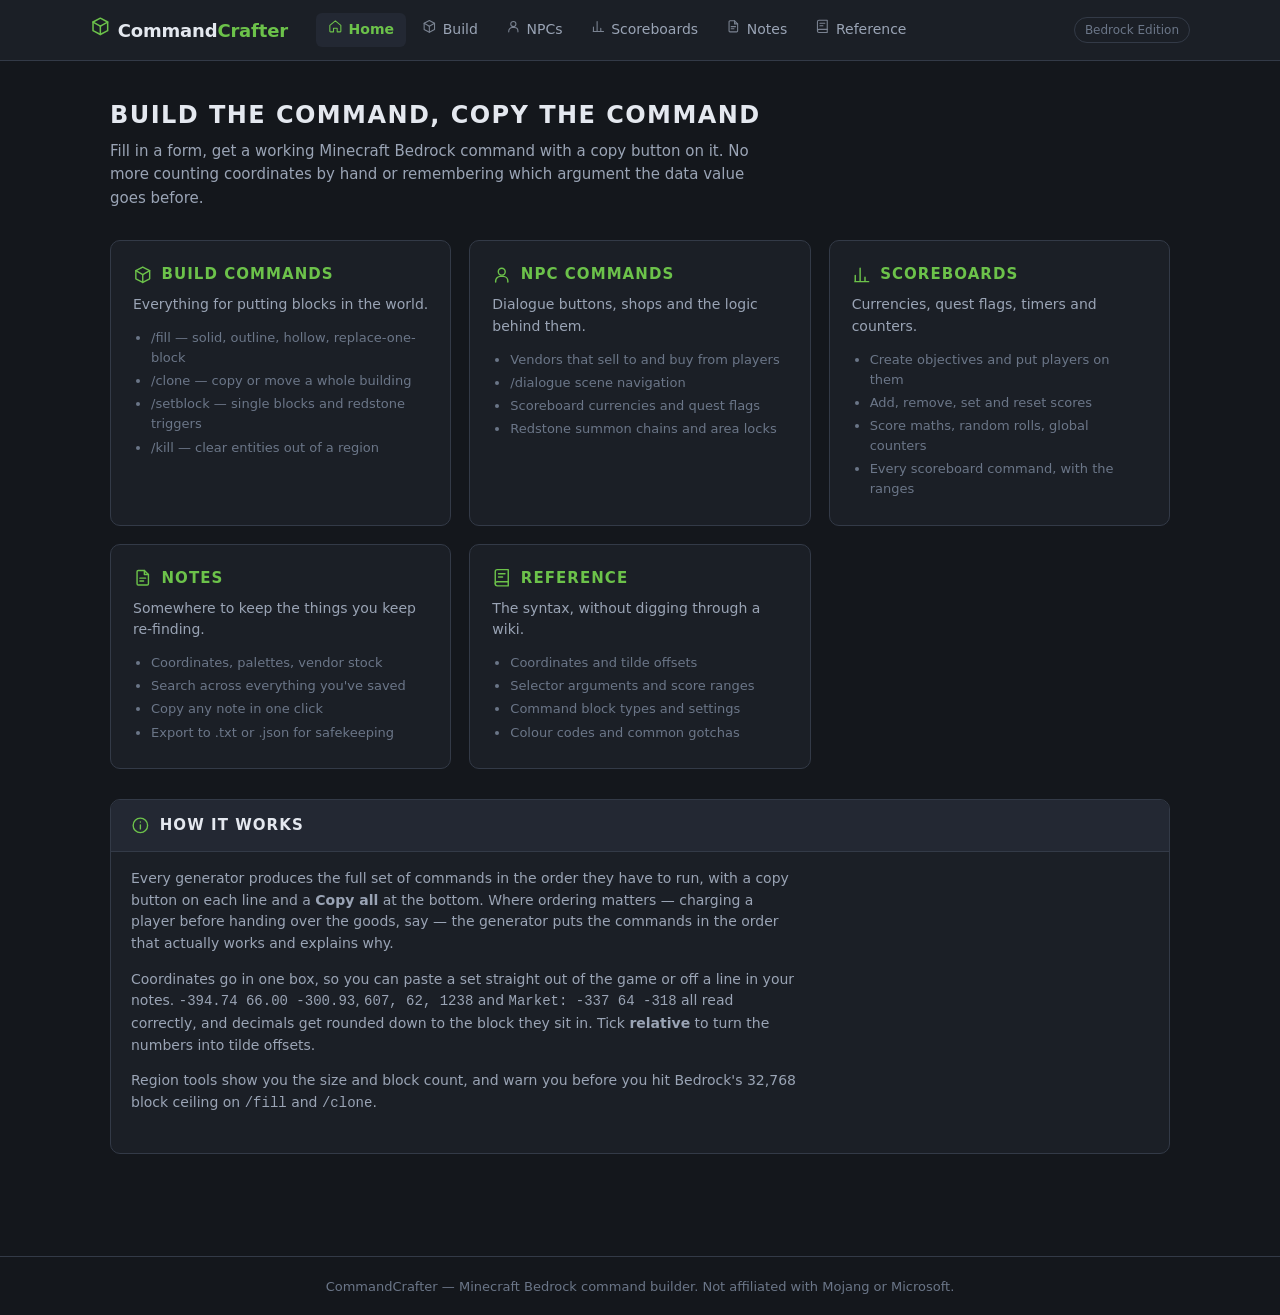
<file: index.html>
<!DOCTYPE html>
<html lang="en">
<head>
<meta charset="utf-8">
<meta name="viewport" content="width=device-width, initial-scale=1">
<title>CommandCrafter — Minecraft Bedrock command builder</title>
<link rel="icon" href="assets/favicon.svg" type="image/svg+xml">
<link rel="stylesheet" href="assets/css/style.css">
</head>
<body>

<header class="site-header">
  <div class="inner">
    <a class="brand" href="index.html"><span data-icon="cube"></span>Command<span>Crafter</span></a>
    <nav class="site-nav">
      <a href="index.html"><span data-icon="home"></span>Home</a>
      <a href="build.html"><span data-icon="cube"></span>Build</a>
      <a href="npc.html"><span data-icon="npc"></span>NPCs</a>
      <a href="scoreboard.html"><span data-icon="chart"></span>Scoreboards</a>
      <a href="notes.html"><span data-icon="note"></span>Notes</a>
      <a href="reference.html"><span data-icon="book"></span>Reference</a>
    </nav>
    <span class="edition-badge">Bedrock Edition</span>
  </div>
</header>

<main>
  <h1 class="page-title">Build the command, copy the command</h1>
  <p class="page-intro">
    Fill in a form, get a working Minecraft Bedrock command with a copy button on it.
    No more counting coordinates by hand or remembering which argument the data
    value goes before.
  </p>

  <div class="card-grid">
    <a class="card" href="build.html">
      <h3><span data-icon="cube"></span>Build commands</h3>
      <p>Everything for putting blocks in the world.</p>
      <ul>
        <li>/fill — solid, outline, hollow, replace-one-block</li>
        <li>/clone — copy or move a whole building</li>
        <li>/setblock — single blocks and redstone triggers</li>
        <li>/kill — clear entities out of a region</li>
      </ul>
    </a>

    <a class="card" href="npc.html">
      <h3><span data-icon="npc"></span>NPC commands</h3>
      <p>Dialogue buttons, shops and the logic behind them.</p>
      <ul>
        <li>Vendors that sell to and buy from players</li>
        <li>/dialogue scene navigation</li>
        <li>Scoreboard currencies and quest flags</li>
        <li>Redstone summon chains and area locks</li>
      </ul>
    </a>

    <a class="card" href="scoreboard.html">
      <h3><span data-icon="chart"></span>Scoreboards</h3>
      <p>Currencies, quest flags, timers and counters.</p>
      <ul>
        <li>Create objectives and put players on them</li>
        <li>Add, remove, set and reset scores</li>
        <li>Score maths, random rolls, global counters</li>
        <li>Every scoreboard command, with the ranges</li>
      </ul>
    </a>

    <a class="card" href="notes.html">
      <h3><span data-icon="note"></span>Notes</h3>
      <p>Somewhere to keep the things you keep re-finding.</p>
      <ul>
        <li>Coordinates, palettes, vendor stock</li>
        <li>Search across everything you've saved</li>
        <li>Copy any note in one click</li>
        <li>Export to .txt or .json for safekeeping</li>
      </ul>
    </a>

    <a class="card" href="reference.html">
      <h3><span data-icon="book"></span>Reference</h3>
      <p>The syntax, without digging through a wiki.</p>
      <ul>
        <li>Coordinates and tilde offsets</li>
        <li>Selector arguments and score ranges</li>
        <li>Command block types and settings</li>
        <li>Colour codes and common gotchas</li>
      </ul>
    </a>
  </div>

  <section class="tool">
    <h2><span data-icon="info"></span>How it works</h2>
    <div class="tool-body">
      <p class="tool-desc">
        Every generator produces the full set of commands in the order they have to
        run, with a copy button on each line and a <strong>Copy all</strong> at the
        bottom. Where ordering matters — charging a player before handing over the
        goods, say — the generator puts the commands in the order that actually works
        and explains why.
      </p>
      <p class="tool-desc">
        Coordinates go in one box, so you can paste a set straight out of the game
        or off a line in your notes. <code>-394.74 66.00 -300.93</code>,
        <code>607, 62, 1238</code> and <code>Market: -337 64 -318</code> all read
        correctly, and decimals get rounded down to the block they sit in. Tick
        <strong>relative</strong> to turn the numbers into tilde offsets.
      </p>
      <p class="tool-desc">
        Region tools show you the size and block count, and warn you before you hit
        Bedrock's 32,768 block ceiling on <code>/fill</code> and <code>/clone</code>.
      </p>
    </div>
  </section>
</main>

<footer class="site-footer">
  CommandCrafter — Minecraft Bedrock command builder.
  Not affiliated with Mojang or Microsoft.
</footer>

<script src="assets/js/icons.js"></script>
<script src="assets/js/data.js"></script>
<script src="assets/js/common.js"></script>
</body>
</html>
</file>
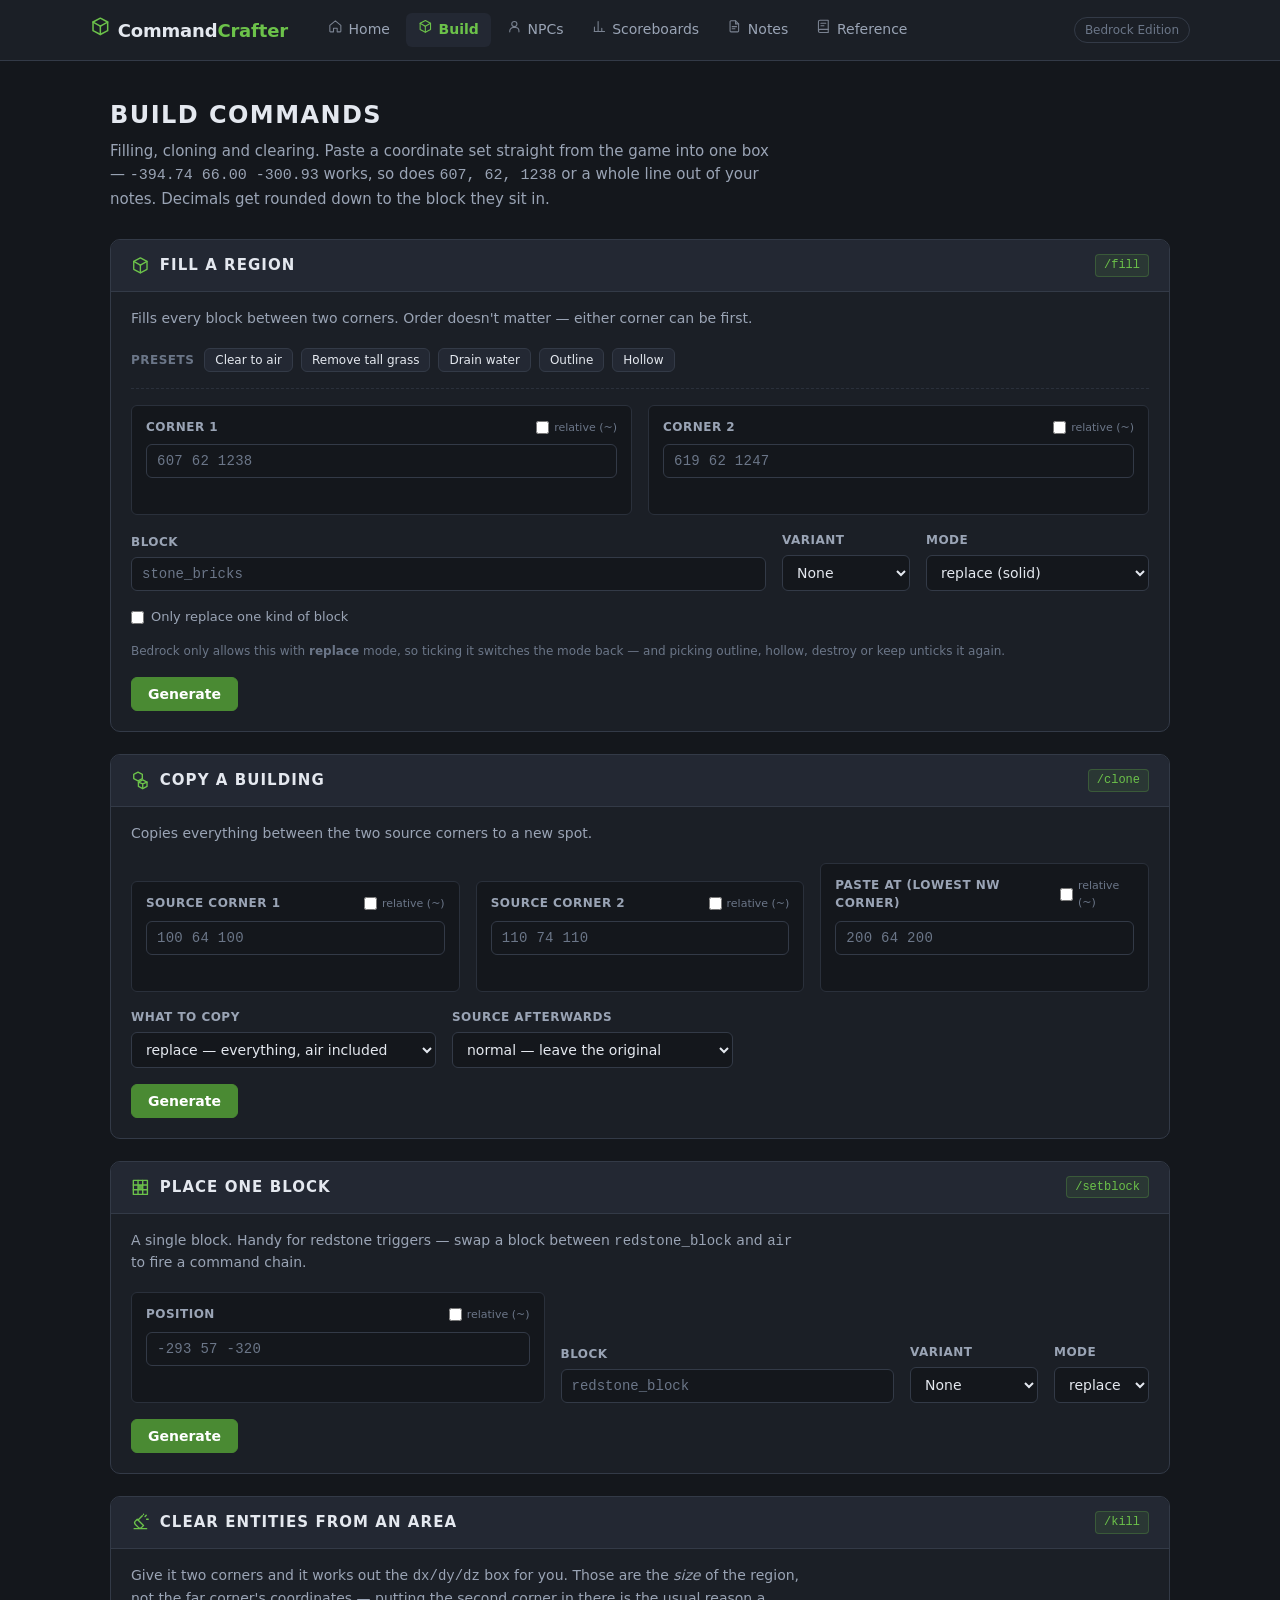
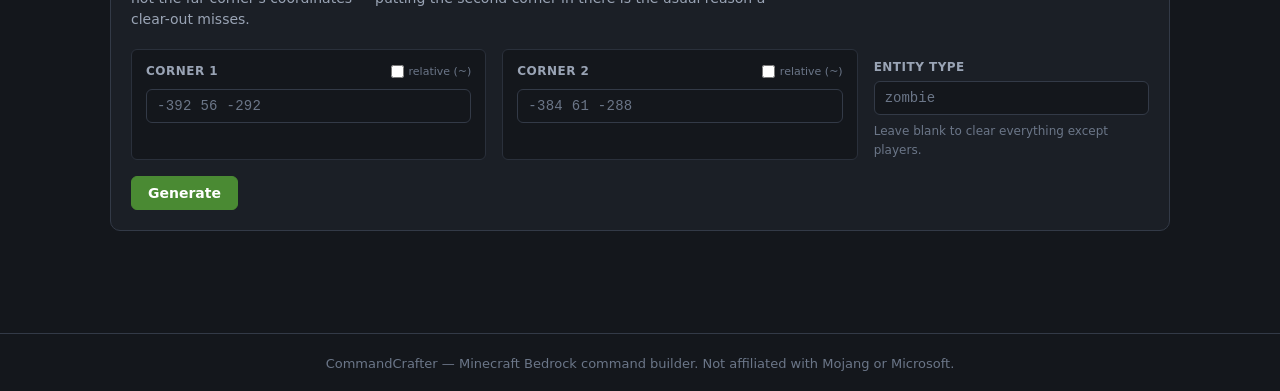
<file: build.html>
<!DOCTYPE html>
<html lang="en">
<head>
<meta charset="utf-8">
<meta name="viewport" content="width=device-width, initial-scale=1">
<title>Build Commands — CommandCrafter</title>
<link rel="icon" href="assets/favicon.svg" type="image/svg+xml">
<link rel="stylesheet" href="assets/css/style.css">
</head>
<body>

<header class="site-header">
  <div class="inner">
    <a class="brand" href="index.html"><span data-icon="cube"></span>Command<span>Crafter</span></a>
    <nav class="site-nav">
      <a href="index.html"><span data-icon="home"></span>Home</a>
      <a href="build.html"><span data-icon="cube"></span>Build</a>
      <a href="npc.html"><span data-icon="npc"></span>NPCs</a>
      <a href="scoreboard.html"><span data-icon="chart"></span>Scoreboards</a>
      <a href="notes.html"><span data-icon="note"></span>Notes</a>
      <a href="reference.html"><span data-icon="book"></span>Reference</a>
    </nav>
    <span class="edition-badge">Bedrock Edition</span>
  </div>
</header>

<main>
  <h1 class="page-title">Build commands</h1>
  <p class="page-intro">
    Filling, cloning and clearing. Paste a coordinate set straight from the game
    into one box — <code>-394.74 66.00 -300.93</code> works, so does
    <code>607, 62, 1238</code> or a whole line out of your notes. Decimals get
    rounded down to the block they sit in.
  </p>

  <!-- ============================ FILL ============================ -->
  <section class="tool" id="tool-fill">
    <h2><span data-icon="cube"></span>Fill a region <span class="cmd-name">/fill</span></h2>
    <div class="tool-body">
      <p class="tool-desc">
        Fills every block between two corners. Order doesn't matter — either corner
        can be first.
      </p>

      <div class="preset-row">
        <span class="preset-label">Presets</span>
        <button type="button" class="small" data-fill-preset="air">Clear to air</button>
        <button type="button" class="small" data-fill-preset="grass">Remove tall grass</button>
        <button type="button" class="small" data-fill-preset="water">Drain water</button>
        <button type="button" class="small" data-fill-preset="outline">Outline</button>
        <button type="button" class="small" data-fill-preset="hollow">Hollow</button>
      </div>

      <div class="field-row">
        <div class="coord-group">
          <div class="field-label">
            <span>Corner 1</span>
            <label class="rel-toggle"><input type="checkbox" id="fill-from-rel"> relative (~)</label>
          </div>
          <input type="text" class="coord-input" id="fill-from-coords"
                 placeholder="607 62 1238" autocomplete="off" spellcheck="false">
          <div class="coord-readout" id="fill-from-readout"></div>
        </div>

        <div class="coord-group">
          <div class="field-label">
            <span>Corner 2</span>
            <label class="rel-toggle"><input type="checkbox" id="fill-to-rel"> relative (~)</label>
          </div>
          <input type="text" class="coord-input" id="fill-to-coords"
                 placeholder="619 62 1247" autocomplete="off" spellcheck="false">
          <div class="coord-readout" id="fill-to-readout"></div>
        </div>
      </div>

      <div class="field-row">
        <div class="field grow">
          <label for="fill-block">Block</label>
          <input type="text" id="fill-block" list="blocks-list" placeholder="stone_bricks" autocomplete="off">
        </div>
        <div class="field">
          <label for="fill-variant">Variant</label>
          <select id="fill-variant">
            <option value="none">None</option>
            <option value="data">Data value</option>
            <option value="states">Block states</option>
          </select>
        </div>
        <div class="field" id="fill-data-field" style="display:none">
          <label for="fill-data">Data value</label>
          <input type="text" id="fill-data" placeholder="0" style="width:90px">
        </div>
        <div class="field grow" id="fill-states-field" style="display:none">
          <label for="fill-states">Block states</label>
          <input type="text" id="fill-states" placeholder='["stone_brick_type"="mossy"]'>
        </div>
        <div class="field">
          <label for="fill-mode">Mode</label>
          <select id="fill-mode">
            <option value="replace">replace (solid)</option>
            <option value="outline">outline (walls only)</option>
            <option value="hollow">hollow (walls + air inside)</option>
            <option value="destroy">destroy (drops blocks)</option>
            <option value="keep">keep (air only)</option>
          </select>
        </div>
      </div>

      <div class="field-row">
        <div class="field wide">
          <label class="check" for="fill-filter-enable">
            <input type="checkbox" id="fill-filter-enable">
            Only replace one kind of block
          </label>
          <span class="hint">
            Bedrock only allows this with <strong>replace</strong> mode, so ticking it
            switches the mode back — and picking outline, hollow, destroy or keep
            unticks it again.
          </span>
        </div>
      </div>

      <div class="field-row" id="fill-filter-fields" style="display:none">
        <div class="field grow">
          <label for="fill-filter-block">Block to replace</label>
          <input type="text" id="fill-filter-block" list="blocks-list" placeholder="tall_grass" autocomplete="off">
        </div>
        <div class="field">
          <label for="fill-filter-data">Its data value</label>
          <input type="text" id="fill-filter-data" placeholder="optional" style="width:120px">
        </div>
      </div>

      <div class="actions">
        <button type="button" class="primary" id="fill-generate">Generate</button>
      </div>

      <div class="output" id="fill-output"></div>
    </div>
  </section>

  <!-- ============================ CLONE ============================ -->
  <section class="tool" id="tool-clone">
    <h2><span data-icon="clone"></span>Copy a building <span class="cmd-name">/clone</span></h2>
    <div class="tool-body">
      <p class="tool-desc">
        Copies everything between the two source corners to a new spot.
      </p>

      <div class="field-row">
        <div class="coord-group">
          <div class="field-label">
            <span>Source corner 1</span>
            <label class="rel-toggle"><input type="checkbox" id="clone-from-rel"> relative (~)</label>
          </div>
          <input type="text" class="coord-input" id="clone-from-coords"
                 placeholder="100 64 100" autocomplete="off" spellcheck="false">
          <div class="coord-readout" id="clone-from-readout"></div>
        </div>

        <div class="coord-group">
          <div class="field-label">
            <span>Source corner 2</span>
            <label class="rel-toggle"><input type="checkbox" id="clone-to-rel"> relative (~)</label>
          </div>
          <input type="text" class="coord-input" id="clone-to-coords"
                 placeholder="110 74 110" autocomplete="off" spellcheck="false">
          <div class="coord-readout" id="clone-to-readout"></div>
        </div>

        <div class="coord-group">
          <div class="field-label">
            <span>Paste at (lowest NW corner)</span>
            <label class="rel-toggle"><input type="checkbox" id="clone-dest-rel"> relative (~)</label>
          </div>
          <input type="text" class="coord-input" id="clone-dest-coords"
                 placeholder="200 64 200" autocomplete="off" spellcheck="false">
          <div class="coord-readout" id="clone-dest-readout"></div>
        </div>
      </div>

      <div class="field-row">
        <div class="field">
          <label for="clone-mask">What to copy</label>
          <select id="clone-mask">
            <option value="replace">replace — everything, air included</option>
            <option value="masked">masked — skip air, keep what's there</option>
            <option value="filtered">filtered — one block type only</option>
          </select>
        </div>
        <div class="field">
          <label for="clone-mode">Source afterwards</label>
          <select id="clone-mode">
            <option value="normal">normal — leave the original</option>
            <option value="move">move — delete the original</option>
            <option value="force">force — allow overlapping regions</option>
          </select>
        </div>
        <div class="field grow" id="clone-filter-fields" style="display:none">
          <label for="clone-filter-block">Block to copy</label>
          <input type="text" id="clone-filter-block" list="blocks-list" placeholder="stone_bricks" autocomplete="off">
        </div>
        <div class="field" id="clone-filter-data-field">
          <label for="clone-filter-data">Data</label>
          <input type="text" id="clone-filter-data" placeholder="optional" style="width:110px">
        </div>
      </div>

      <div class="actions">
        <button type="button" class="primary" id="clone-generate">Generate</button>
      </div>

      <div class="output" id="clone-output"></div>
    </div>
  </section>

  <!-- ============================ SETBLOCK ============================ -->
  <section class="tool" id="tool-setblock">
    <h2><span data-icon="block"></span>Place one block <span class="cmd-name">/setblock</span></h2>
    <div class="tool-body">
      <p class="tool-desc">
        A single block. Handy for redstone triggers — swap a block between
        <code>redstone_block</code> and <code>air</code> to fire a command chain.
      </p>

      <div class="field-row">
        <div class="coord-group">
          <div class="field-label">
            <span>Position</span>
            <label class="rel-toggle"><input type="checkbox" id="sb-at-rel"> relative (~)</label>
          </div>
          <input type="text" class="coord-input" id="sb-at-coords"
                 placeholder="-293 57 -320" autocomplete="off" spellcheck="false">
          <div class="coord-readout" id="sb-at-readout"></div>
        </div>

        <div class="field grow">
          <label for="sb-block">Block</label>
          <input type="text" id="sb-block" list="blocks-list" placeholder="redstone_block" autocomplete="off">
        </div>
        <div class="field">
          <label for="sb-variant">Variant</label>
          <select id="sb-variant">
            <option value="none">None</option>
            <option value="data">Data value</option>
            <option value="states">Block states</option>
          </select>
        </div>
        <div class="field" id="sb-data-field" style="display:none">
          <label for="sb-data">Data</label>
          <input type="text" id="sb-data" placeholder="0" style="width:90px">
        </div>
        <div class="field grow" id="sb-states-field" style="display:none">
          <label for="sb-states">Block states</label>
          <input type="text" id="sb-states" placeholder='["direction"=0]'>
        </div>
        <div class="field">
          <label for="sb-mode">Mode</label>
          <select id="sb-mode">
            <option value="replace">replace</option>
            <option value="destroy">destroy</option>
            <option value="keep">keep</option>
          </select>
        </div>
      </div>

      <div class="actions">
        <button type="button" class="primary" id="sb-generate">Generate</button>
      </div>

      <div class="output" id="sb-output"></div>
    </div>
  </section>

  <!-- ======================= CLEAR ENTITIES ======================= -->
  <section class="tool" id="tool-clear-entities">
    <h2><span data-icon="broom"></span>Clear entities from an area <span class="cmd-name">/kill</span></h2>
    <div class="tool-body">
      <p class="tool-desc">
        Give it two corners and it works out the <code>dx/dy/dz</code> box for you.
        Those are the <em>size</em> of the region, not the far corner's coordinates —
        putting the second corner in there is the usual reason a clear-out misses.
      </p>

      <div class="field-row">
        <div class="coord-group">
          <div class="field-label">
            <span>Corner 1</span>
            <label class="rel-toggle"><input type="checkbox" id="ce-from-rel"> relative (~)</label>
          </div>
          <input type="text" class="coord-input" id="ce-from-coords"
                 placeholder="-392 56 -292" autocomplete="off" spellcheck="false">
          <div class="coord-readout" id="ce-from-readout"></div>
        </div>

        <div class="coord-group">
          <div class="field-label">
            <span>Corner 2</span>
            <label class="rel-toggle"><input type="checkbox" id="ce-to-rel"> relative (~)</label>
          </div>
          <input type="text" class="coord-input" id="ce-to-coords"
                 placeholder="-384 61 -288" autocomplete="off" spellcheck="false">
          <div class="coord-readout" id="ce-to-readout"></div>
        </div>

        <div class="field grow">
          <label for="ce-type">Entity type</label>
          <input type="text" id="ce-type" list="entities-list" placeholder="zombie" autocomplete="off">
          <span class="hint">Leave blank to clear everything except players.</span>
        </div>
      </div>

      <div class="actions">
        <button type="button" class="primary" id="ce-generate">Generate</button>
      </div>

      <div class="output" id="ce-output"></div>
    </div>
  </section>
</main>

<footer class="site-footer">
  CommandCrafter — Minecraft Bedrock command builder.
  Not affiliated with Mojang or Microsoft.
</footer>

<datalist id="blocks-list"></datalist>
<datalist id="entities-list"></datalist>

<script src="assets/js/icons.js"></script>
<script src="assets/js/data.js"></script>
<script src="assets/js/common.js"></script>
<script src="assets/js/build.js"></script>
</body>
</html>
</file>
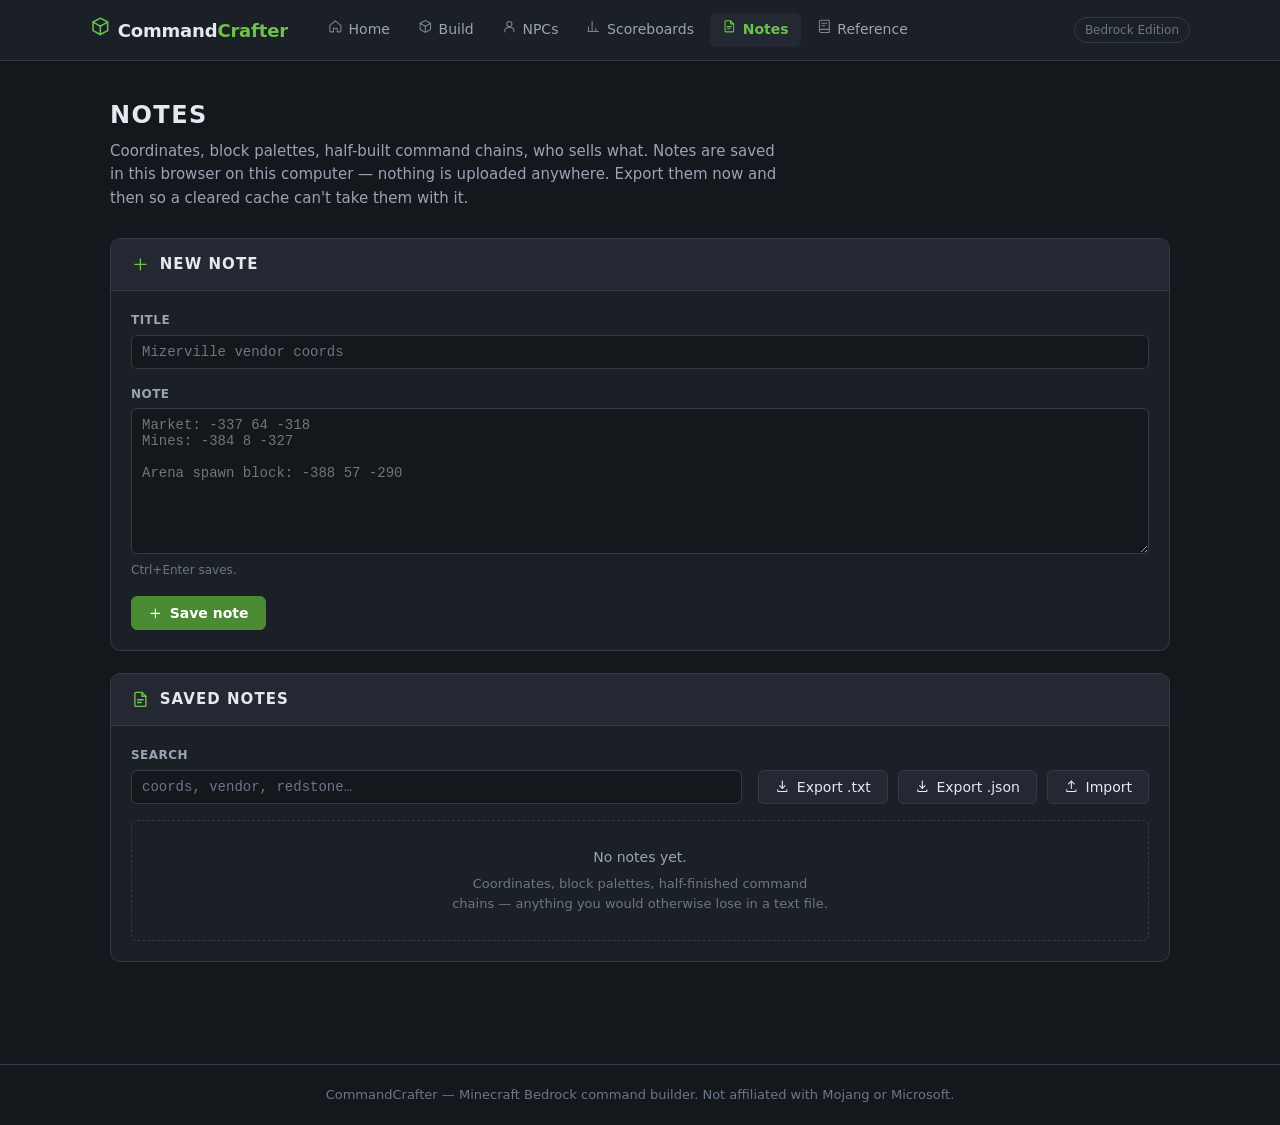
<file: notes.html>
<!DOCTYPE html>
<html lang="en">
<head>
<meta charset="utf-8">
<meta name="viewport" content="width=device-width, initial-scale=1">
<title>Notes — CommandCrafter</title>
<link rel="icon" href="assets/favicon.svg" type="image/svg+xml">
<link rel="stylesheet" href="assets/css/style.css">
</head>
<body>

<header class="site-header">
  <div class="inner">
    <a class="brand" href="index.html"><span data-icon="cube"></span>Command<span>Crafter</span></a>
    <nav class="site-nav">
      <a href="index.html"><span data-icon="home"></span>Home</a>
      <a href="build.html"><span data-icon="cube"></span>Build</a>
      <a href="npc.html"><span data-icon="npc"></span>NPCs</a>
      <a href="scoreboard.html"><span data-icon="chart"></span>Scoreboards</a>
      <a href="notes.html"><span data-icon="note"></span>Notes</a>
      <a href="reference.html"><span data-icon="book"></span>Reference</a>
    </nav>
    <span class="edition-badge">Bedrock Edition</span>
  </div>
</header>

<main>
  <h1 class="page-title">Notes</h1>
  <p class="page-intro">
    Coordinates, block palettes, half-built command chains, who sells what.
    Notes are saved in this browser on this computer — nothing is uploaded
    anywhere. Export them now and then so a cleared cache can't take them with it.
  </p>

  <div id="notes-warning"></div>

  <section class="tool" id="tool-note-editor">
    <h2><span data-icon="plus"></span>New note <span class="cmd-name" id="note-editing-label"></span></h2>
    <div class="tool-body">
      <div class="field-row">
        <div class="field wide">
          <label for="note-title">Title</label>
          <input type="text" id="note-title" placeholder="Mizerville vendor coords" autocomplete="off">
        </div>
      </div>

      <div class="field-row">
        <div class="field wide">
          <label for="note-body">Note</label>
          <textarea id="note-body" rows="8" spellcheck="false"
                    placeholder="Market: -337 64 -318&#10;Mines: -384 8 -327&#10;&#10;Arena spawn block: -388 57 -290"></textarea>
          <span class="hint">Ctrl+Enter saves.</span>
        </div>
      </div>

      <div class="actions">
        <button type="button" class="primary" id="note-save">
          <span class="icon-slot" data-icon="plus"></span><span class="btn-label">Save note</span>
        </button>
        <button type="button" id="note-cancel" style="display:none">
          <span class="btn-label">Cancel</span>
        </button>
      </div>
    </div>
  </section>

  <section class="tool" id="tool-notes-list">
    <h2><span data-icon="note"></span>Saved notes <span class="cmd-name" id="notes-count"></span></h2>
    <div class="tool-body">
      <div class="field-row">
        <div class="field grow">
          <label for="note-search">Search</label>
          <input type="text" id="note-search" placeholder="coords, vendor, redstone…" autocomplete="off">
        </div>
        <div class="actions">
          <button type="button" id="note-export-txt">
            <span class="icon-slot" data-icon="download"></span><span class="btn-label">Export .txt</span>
          </button>
          <button type="button" id="note-export-json">
            <span class="icon-slot" data-icon="download"></span><span class="btn-label">Export .json</span>
          </button>
          <button type="button" id="note-import">
            <span class="icon-slot" data-icon="upload"></span><span class="btn-label">Import</span>
          </button>
          <input type="file" id="note-import-file" accept="application/json,.json" style="display:none">
        </div>
      </div>

      <div id="notes-list" class="notes-list"></div>
    </div>
  </section>
</main>

<footer class="site-footer">
  CommandCrafter — Minecraft Bedrock command builder.
  Not affiliated with Mojang or Microsoft.
</footer>

<script src="assets/js/icons.js"></script>
<script src="assets/js/data.js"></script>
<script src="assets/js/common.js"></script>
<script src="assets/js/notes.js"></script>
</body>
</html>
</file>
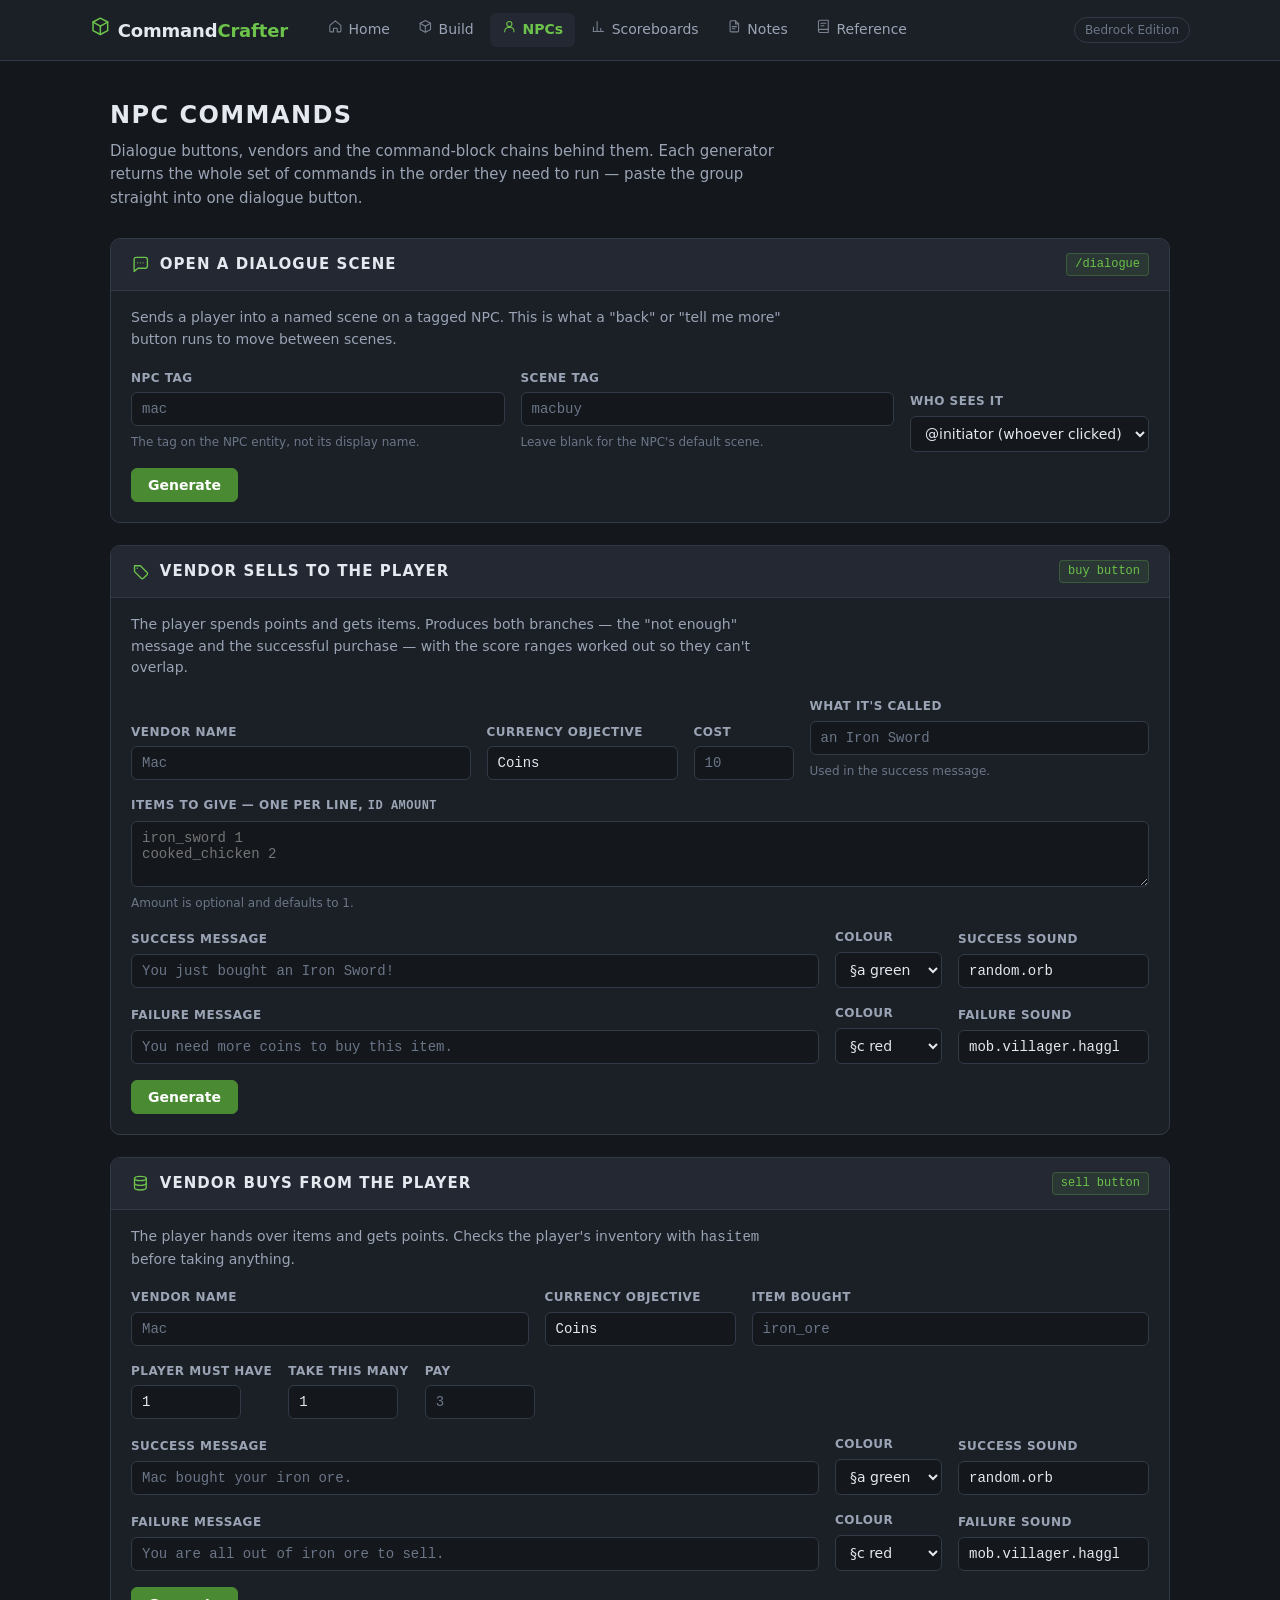
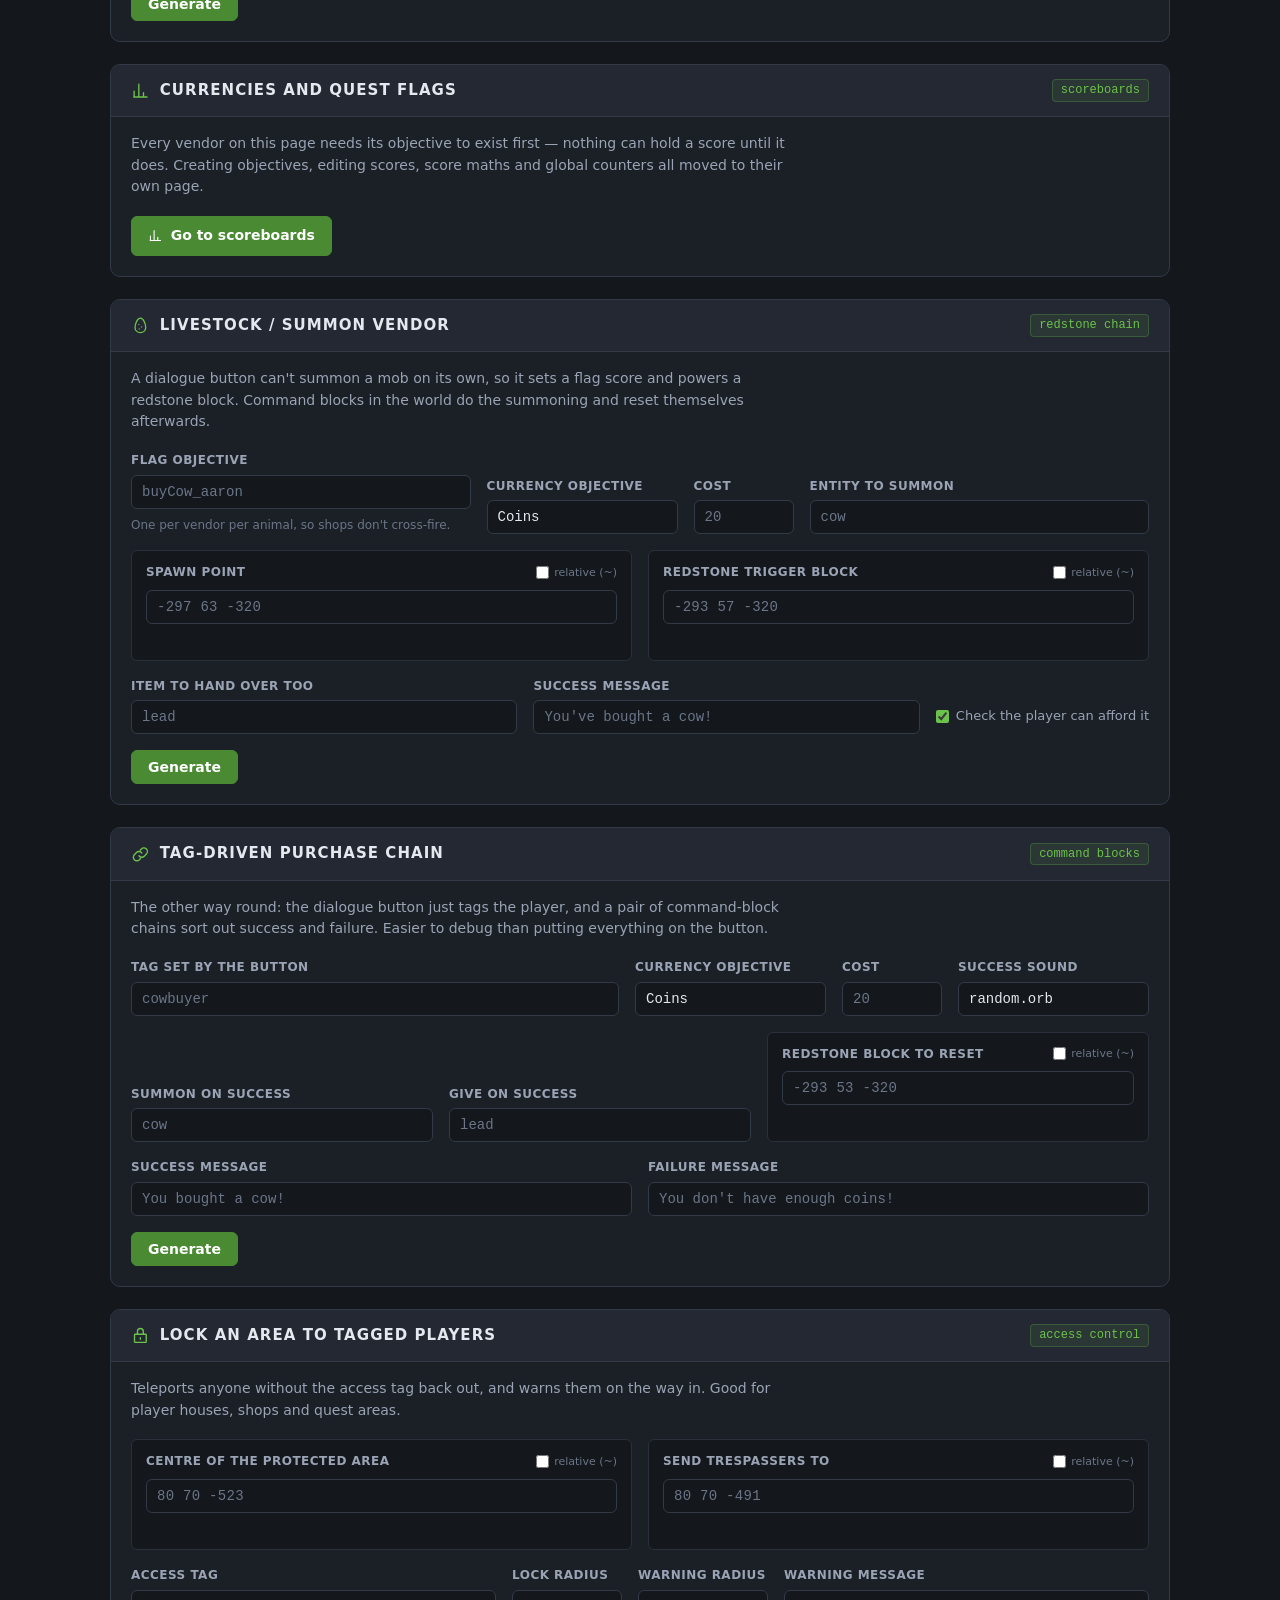
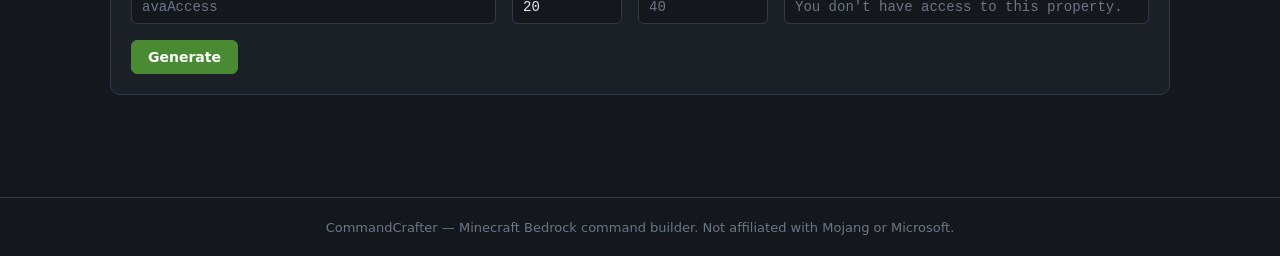
<file: npc.html>
<!DOCTYPE html>
<html lang="en">
<head>
<meta charset="utf-8">
<meta name="viewport" content="width=device-width, initial-scale=1">
<title>NPC Commands — CommandCrafter</title>
<link rel="icon" href="assets/favicon.svg" type="image/svg+xml">
<link rel="stylesheet" href="assets/css/style.css">
</head>
<body>

<header class="site-header">
  <div class="inner">
    <a class="brand" href="index.html"><span data-icon="cube"></span>Command<span>Crafter</span></a>
    <nav class="site-nav">
      <a href="index.html"><span data-icon="home"></span>Home</a>
      <a href="build.html"><span data-icon="cube"></span>Build</a>
      <a href="npc.html"><span data-icon="npc"></span>NPCs</a>
      <a href="scoreboard.html"><span data-icon="chart"></span>Scoreboards</a>
      <a href="notes.html"><span data-icon="note"></span>Notes</a>
      <a href="reference.html"><span data-icon="book"></span>Reference</a>
    </nav>
    <span class="edition-badge">Bedrock Edition</span>
  </div>
</header>

<main>
  <h1 class="page-title">NPC commands</h1>
  <p class="page-intro">
    Dialogue buttons, vendors and the command-block chains behind them. Each
    generator returns the whole set of commands in the order they need to run —
    paste the group straight into one dialogue button.
  </p>

  <!-- ============================ DIALOGUE ============================ -->
  <section class="tool" id="tool-dialogue">
    <h2><span data-icon="speech"></span>Open a dialogue scene <span class="cmd-name">/dialogue</span></h2>
    <div class="tool-body">
      <p class="tool-desc">
        Sends a player into a named scene on a tagged NPC. This is what a
        "back" or "tell me more" button runs to move between scenes.
      </p>

      <div class="field-row">
        <div class="field grow">
          <label for="dlg-tag">NPC tag</label>
          <input type="text" id="dlg-tag" placeholder="mac" autocomplete="off">
          <span class="hint">The tag on the NPC entity, not its display name.</span>
        </div>
        <div class="field grow">
          <label for="dlg-scene">Scene tag</label>
          <input type="text" id="dlg-scene" placeholder="macbuy" autocomplete="off">
          <span class="hint">Leave blank for the NPC's default scene.</span>
        </div>
        <div class="field">
          <label for="dlg-target">Who sees it</label>
          <select id="dlg-target">
            <option value="@initiator">@initiator (whoever clicked)</option>
            <option value="@p">@p (nearest player)</option>
            <option value="@a">@a (everyone)</option>
          </select>
        </div>
      </div>

      <div class="actions">
        <button type="button" class="primary" id="dlg-generate">Generate</button>
      </div>
      <div class="output" id="dlg-output"></div>
    </div>
  </section>

  <!-- ============================ SELL ============================ -->
  <section class="tool" id="tool-sell">
    <h2><span data-icon="tag"></span>Vendor sells to the player <span class="cmd-name">buy button</span></h2>
    <div class="tool-body">
      <p class="tool-desc">
        The player spends points and gets items. Produces both branches — the
        "not enough" message and the successful purchase — with the score ranges
        worked out so they can't overlap.
      </p>

      <div class="field-row">
        <div class="field grow">
          <label for="sell-vendor">Vendor name</label>
          <input type="text" id="sell-vendor" placeholder="Mac" autocomplete="off">
        </div>
        <div class="field">
          <label for="sell-score">Currency objective</label>
          <input type="text" id="sell-score" placeholder="Coins" value="Coins" autocomplete="off">
        </div>
        <div class="field">
          <label for="sell-cost">Cost</label>
          <input type="text" id="sell-cost" placeholder="10" style="width:100px">
        </div>
        <div class="field grow">
          <label for="sell-label">What it's called</label>
          <input type="text" id="sell-label" placeholder="an Iron Sword" autocomplete="off">
          <span class="hint">Used in the success message.</span>
        </div>
      </div>

      <div class="field-row">
        <div class="field wide">
          <label for="sell-items">Items to give — one per line, <code>id amount</code></label>
          <textarea id="sell-items" rows="3" placeholder="iron_sword 1
cooked_chicken 2"></textarea>
          <span class="hint">Amount is optional and defaults to 1.</span>
        </div>
      </div>

      <div class="field-row">
        <div class="field grow">
          <label for="sell-ok-msg">Success message</label>
          <input type="text" id="sell-ok-msg" placeholder="You just bought an Iron Sword!">
        </div>
        <div class="field">
          <label for="sell-ok-color">Colour</label>
          <select id="sell-ok-color">
            <option value="§a">§a green</option>
            <option value="§e">§e yellow</option>
            <option value="§6">§6 gold</option>
            <option value="§f">§f white</option>
            <option value="none">none</option>
          </select>
        </div>
        <div class="field">
          <label for="sell-ok-sound">Success sound</label>
          <input type="text" id="sell-ok-sound" list="sounds-list" value="random.orb" autocomplete="off">
        </div>
      </div>

      <div class="field-row">
        <div class="field grow">
          <label for="sell-fail-msg">Failure message</label>
          <input type="text" id="sell-fail-msg" placeholder="You need more coins to buy this item.">
        </div>
        <div class="field">
          <label for="sell-fail-color">Colour</label>
          <select id="sell-fail-color">
            <option value="§c">§c red</option>
            <option value="§e">§e yellow</option>
            <option value="§f">§f white</option>
            <option value="none">none</option>
          </select>
        </div>
        <div class="field">
          <label for="sell-fail-sound">Failure sound</label>
          <input type="text" id="sell-fail-sound" list="sounds-list" value="mob.villager.haggle" autocomplete="off">
        </div>
      </div>

      <div class="actions">
        <button type="button" class="primary" id="sell-generate">Generate</button>
      </div>
      <div class="output" id="sell-output"></div>
    </div>
  </section>

  <!-- ============================ BUY ============================ -->
  <section class="tool" id="tool-buy">
    <h2><span data-icon="coins"></span>Vendor buys from the player <span class="cmd-name">sell button</span></h2>
    <div class="tool-body">
      <p class="tool-desc">
        The player hands over items and gets points. Checks the player's
        inventory with <code>hasitem</code> before taking anything.
      </p>

      <div class="field-row">
        <div class="field grow">
          <label for="buy-vendor">Vendor name</label>
          <input type="text" id="buy-vendor" placeholder="Mac" autocomplete="off">
        </div>
        <div class="field">
          <label for="buy-score">Currency objective</label>
          <input type="text" id="buy-score" placeholder="Coins" value="Coins" autocomplete="off">
        </div>
        <div class="field grow">
          <label for="buy-item">Item bought</label>
          <input type="text" id="buy-item" list="items-list" placeholder="iron_ore" autocomplete="off">
        </div>
      </div>

      <div class="field-row">
        <div class="field">
          <label for="buy-qty">Player must have</label>
          <input type="text" id="buy-qty" value="1" style="width:110px">
        </div>
        <div class="field">
          <label for="buy-take">Take this many</label>
          <input type="text" id="buy-take" value="1" style="width:110px">
        </div>
        <div class="field">
          <label for="buy-pay">Pay</label>
          <input type="text" id="buy-pay" placeholder="3" style="width:110px">
        </div>
      </div>

      <div class="field-row">
        <div class="field grow">
          <label for="buy-ok-msg">Success message</label>
          <input type="text" id="buy-ok-msg" placeholder="Mac bought your iron ore.">
        </div>
        <div class="field">
          <label for="buy-ok-color">Colour</label>
          <select id="buy-ok-color">
            <option value="§a">§a green</option>
            <option value="§e">§e yellow</option>
            <option value="§f">§f white</option>
            <option value="none">none</option>
          </select>
        </div>
        <div class="field">
          <label for="buy-ok-sound">Success sound</label>
          <input type="text" id="buy-ok-sound" list="sounds-list" value="random.orb" autocomplete="off">
        </div>
      </div>

      <div class="field-row">
        <div class="field grow">
          <label for="buy-fail-msg">Failure message</label>
          <input type="text" id="buy-fail-msg" placeholder="You are all out of iron ore to sell.">
        </div>
        <div class="field">
          <label for="buy-fail-color">Colour</label>
          <select id="buy-fail-color">
            <option value="§c">§c red</option>
            <option value="§e">§e yellow</option>
            <option value="§f">§f white</option>
            <option value="none">none</option>
          </select>
        </div>
        <div class="field">
          <label for="buy-fail-sound">Failure sound</label>
          <input type="text" id="buy-fail-sound" list="sounds-list" value="mob.villager.haggle" autocomplete="off">
        </div>
      </div>

      <div class="actions">
        <button type="button" class="primary" id="buy-generate">Generate</button>
      </div>
      <div class="output" id="buy-output"></div>
    </div>
  </section>

  <!-- ============================ SCOREBOARD ============================ -->
  <section class="tool">
    <h2><span data-icon="chart"></span>Currencies and quest flags <span class="cmd-name">scoreboards</span></h2>
    <div class="tool-body">
      <p class="tool-desc">
        Every vendor on this page needs its objective to exist first — nothing can
        hold a score until it does. Creating objectives, editing scores, score
        maths and global counters all moved to their own page.
      </p>
      <div class="actions">
        <a class="linkbtn" href="scoreboard.html">
          <span data-icon="chart"></span>Go to scoreboards
        </a>
      </div>
    </div>
  </section>

  <!-- ======================= SUMMON SHOP ======================= -->
  <section class="tool" id="tool-summon-shop">
    <h2><span data-icon="egg"></span>Livestock / summon vendor <span class="cmd-name">redstone chain</span></h2>
    <div class="tool-body">
      <p class="tool-desc">
        A dialogue button can't summon a mob on its own, so it sets a flag score
        and powers a redstone block. Command blocks in the world do the summoning
        and reset themselves afterwards.
      </p>

      <div class="field-row">
        <div class="field grow">
          <label for="ss-flag">Flag objective</label>
          <input type="text" id="ss-flag" placeholder="buyCow_aaron" autocomplete="off">
          <span class="hint">One per vendor per animal, so shops don't cross-fire.</span>
        </div>
        <div class="field">
          <label for="ss-score">Currency objective</label>
          <input type="text" id="ss-score" value="Coins" autocomplete="off">
        </div>
        <div class="field">
          <label for="ss-cost">Cost</label>
          <input type="text" id="ss-cost" placeholder="20" style="width:100px">
        </div>
        <div class="field grow">
          <label for="ss-entity">Entity to summon</label>
          <input type="text" id="ss-entity" list="entities-list" placeholder="cow" autocomplete="off">
        </div>
      </div>

      <div class="field-row">
        <div class="coord-group">
          <div class="field-label">
            <span>Spawn point</span>
            <label class="rel-toggle"><input type="checkbox" id="ss-spawn-rel"> relative (~)</label>
          </div>
          <input type="text" class="coord-input" id="ss-spawn-coords"
                 placeholder="-297 63 -320" autocomplete="off" spellcheck="false">
          <div class="coord-readout" id="ss-spawn-readout"></div>
        </div>

        <div class="coord-group">
          <div class="field-label">
            <span>Redstone trigger block</span>
            <label class="rel-toggle"><input type="checkbox" id="ss-redstone-rel"> relative (~)</label>
          </div>
          <input type="text" class="coord-input" id="ss-redstone-coords"
                 placeholder="-293 57 -320" autocomplete="off" spellcheck="false">
          <div class="coord-readout" id="ss-redstone-readout"></div>
        </div>
      </div>

      <div class="field-row">
        <div class="field grow">
          <label for="ss-extra-item">Item to hand over too</label>
          <input type="text" id="ss-extra-item" list="items-list" placeholder="lead" autocomplete="off">
        </div>
        <div class="field grow">
          <label for="ss-ok-msg">Success message</label>
          <input type="text" id="ss-ok-msg" placeholder="You've bought a cow!">
        </div>
        <label class="check" for="ss-check-cost">
          <input type="checkbox" id="ss-check-cost" checked>
          Check the player can afford it
        </label>
      </div>

      <div class="actions">
        <button type="button" class="primary" id="ss-generate">Generate</button>
      </div>
      <div class="output" id="ss-output"></div>
    </div>
  </section>

  <!-- ======================= TAG CHAIN ======================= -->
  <section class="tool" id="tool-tag-chain">
    <h2><span data-icon="link"></span>Tag-driven purchase chain <span class="cmd-name">command blocks</span></h2>
    <div class="tool-body">
      <p class="tool-desc">
        The other way round: the dialogue button just tags the player, and a pair
        of command-block chains sort out success and failure. Easier to debug than
        putting everything on the button.
      </p>

      <div class="field-row">
        <div class="field grow">
          <label for="tc-tag">Tag set by the button</label>
          <input type="text" id="tc-tag" placeholder="cowbuyer" autocomplete="off">
        </div>
        <div class="field">
          <label for="tc-score">Currency objective</label>
          <input type="text" id="tc-score" value="Coins" autocomplete="off">
        </div>
        <div class="field">
          <label for="tc-cost">Cost</label>
          <input type="text" id="tc-cost" placeholder="20" style="width:100px">
        </div>
        <div class="field">
          <label for="tc-sound">Success sound</label>
          <input type="text" id="tc-sound" list="sounds-list" value="random.orb" autocomplete="off">
        </div>
      </div>

      <div class="field-row">
        <div class="field grow">
          <label for="tc-entity">Summon on success</label>
          <input type="text" id="tc-entity" list="entities-list" placeholder="cow" autocomplete="off">
        </div>
        <div class="field grow">
          <label for="tc-item">Give on success</label>
          <input type="text" id="tc-item" list="items-list" placeholder="lead" autocomplete="off">
        </div>
        <div class="coord-group">
          <div class="field-label">
            <span>Redstone block to reset</span>
            <label class="rel-toggle"><input type="checkbox" id="tc-reset-rel"> relative (~)</label>
          </div>
          <input type="text" class="coord-input" id="tc-reset-coords"
                 placeholder="-293 53 -320" autocomplete="off" spellcheck="false">
          <div class="coord-readout" id="tc-reset-readout"></div>
        </div>
      </div>

      <div class="field-row">
        <div class="field grow">
          <label for="tc-ok-msg">Success message</label>
          <input type="text" id="tc-ok-msg" placeholder="You bought a cow!">
        </div>
        <div class="field grow">
          <label for="tc-fail-msg">Failure message</label>
          <input type="text" id="tc-fail-msg" placeholder="You don't have enough coins!">
        </div>
      </div>

      <div class="actions">
        <button type="button" class="primary" id="tc-generate">Generate</button>
      </div>
      <div class="output" id="tc-output"></div>
    </div>
  </section>

  <!-- ======================= ACCESS LOCK ======================= -->
  <section class="tool" id="tool-access-lock">
    <h2><span data-icon="lock"></span>Lock an area to tagged players <span class="cmd-name">access control</span></h2>
    <div class="tool-body">
      <p class="tool-desc">
        Teleports anyone without the access tag back out, and warns them on the way
        in. Good for player houses, shops and quest areas.
      </p>

      <div class="field-row">
        <div class="coord-group">
          <div class="field-label">
            <span>Centre of the protected area</span>
            <label class="rel-toggle"><input type="checkbox" id="al-area-rel"> relative (~)</label>
          </div>
          <input type="text" class="coord-input" id="al-area-coords"
                 placeholder="80 70 -523" autocomplete="off" spellcheck="false">
          <div class="coord-readout" id="al-area-readout"></div>
        </div>

        <div class="coord-group">
          <div class="field-label">
            <span>Send trespassers to</span>
            <label class="rel-toggle"><input type="checkbox" id="al-send-rel"> relative (~)</label>
          </div>
          <input type="text" class="coord-input" id="al-send-coords"
                 placeholder="80 70 -491" autocomplete="off" spellcheck="false">
          <div class="coord-readout" id="al-send-readout"></div>
        </div>
      </div>

      <div class="field-row">
        <div class="field grow">
          <label for="al-tag">Access tag</label>
          <input type="text" id="al-tag" placeholder="avaAccess" autocomplete="off">
        </div>
        <div class="field">
          <label for="al-radius">Lock radius</label>
          <input type="text" id="al-radius" value="20" style="width:110px">
        </div>
        <div class="field">
          <label for="al-warn-radius">Warning radius</label>
          <input type="text" id="al-warn-radius" placeholder="40" style="width:130px">
        </div>
        <div class="field grow">
          <label for="al-msg">Warning message</label>
          <input type="text" id="al-msg" placeholder="You don't have access to this property.">
        </div>
      </div>

      <div class="actions">
        <button type="button" class="primary" id="al-generate">Generate</button>
      </div>
      <div class="output" id="al-output"></div>
    </div>
  </section>
</main>

<footer class="site-footer">
  CommandCrafter — Minecraft Bedrock command builder.
  Not affiliated with Mojang or Microsoft.
</footer>

<datalist id="items-list"></datalist>
<datalist id="entities-list"></datalist>
<datalist id="sounds-list"></datalist>

<script src="assets/js/icons.js"></script>
<script src="assets/js/data.js"></script>
<script src="assets/js/common.js"></script>
<script src="assets/js/npc.js"></script>
</body>
</html>
</file>
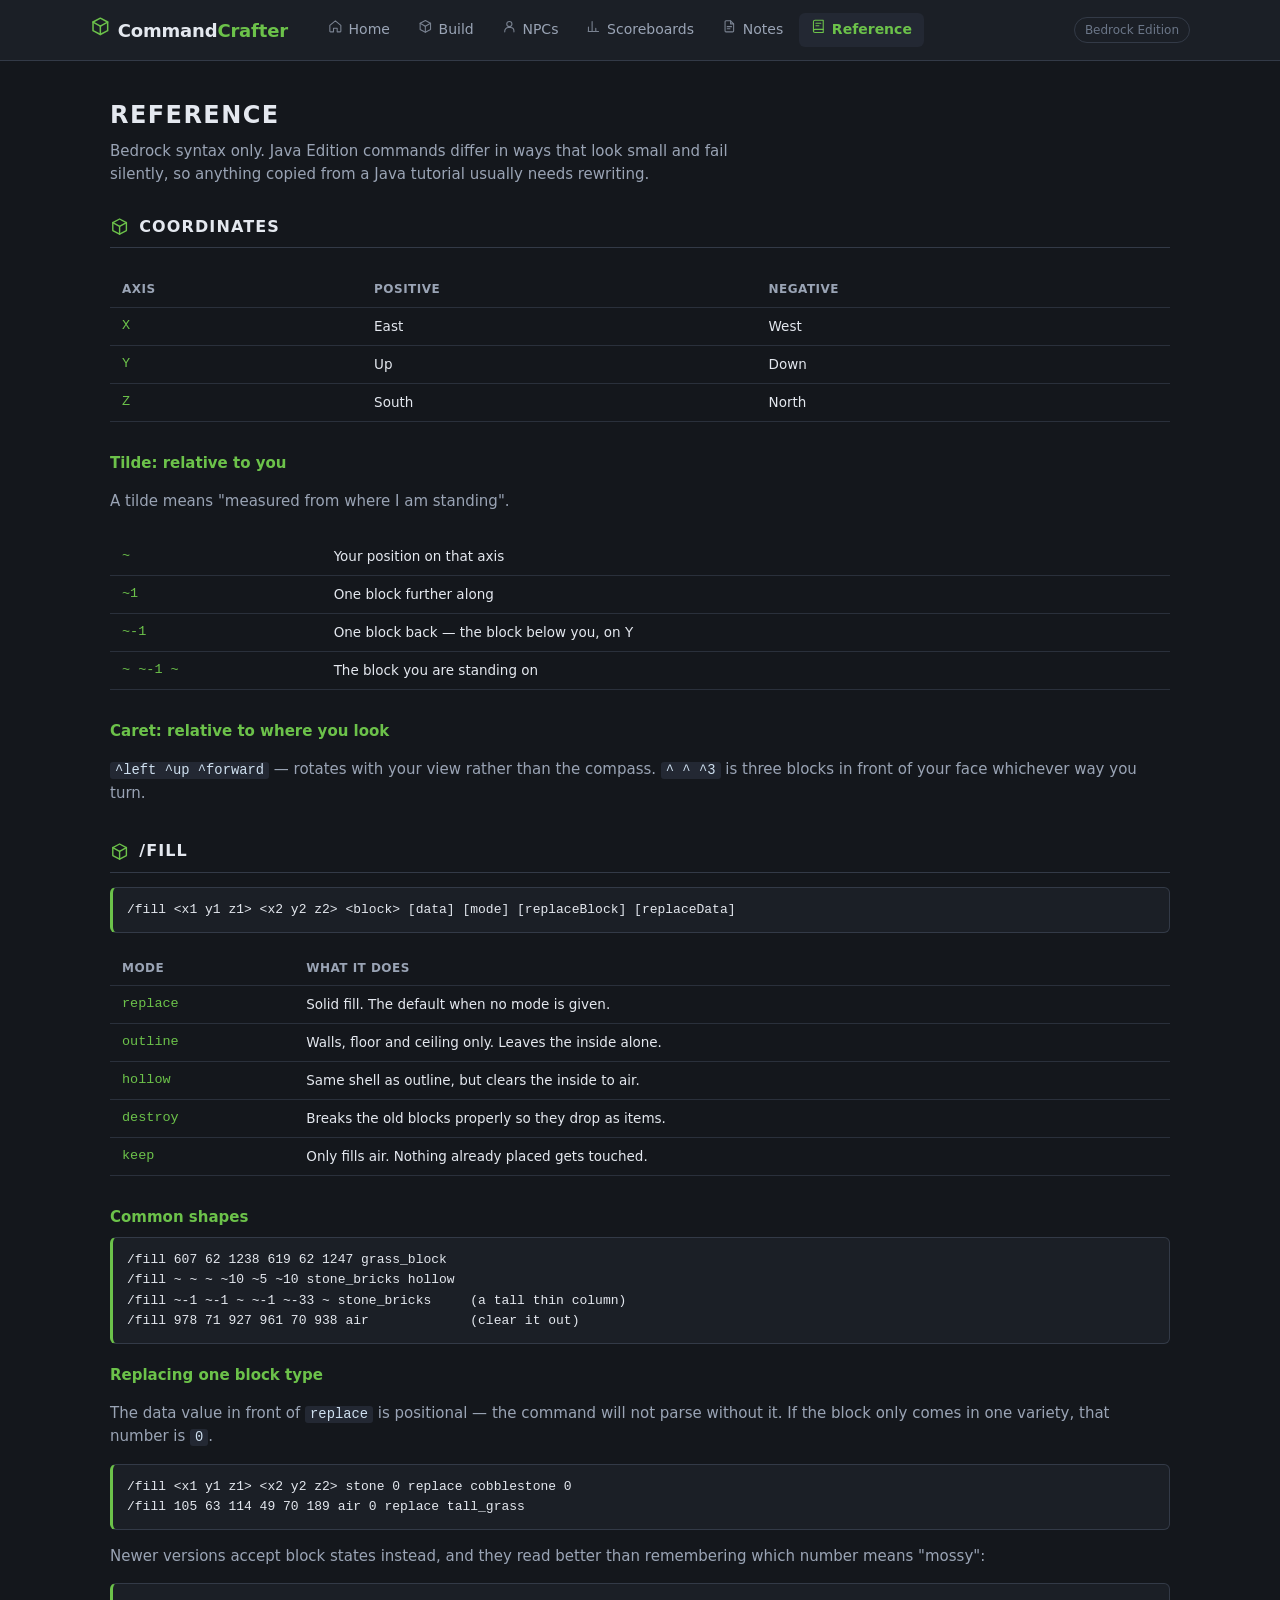
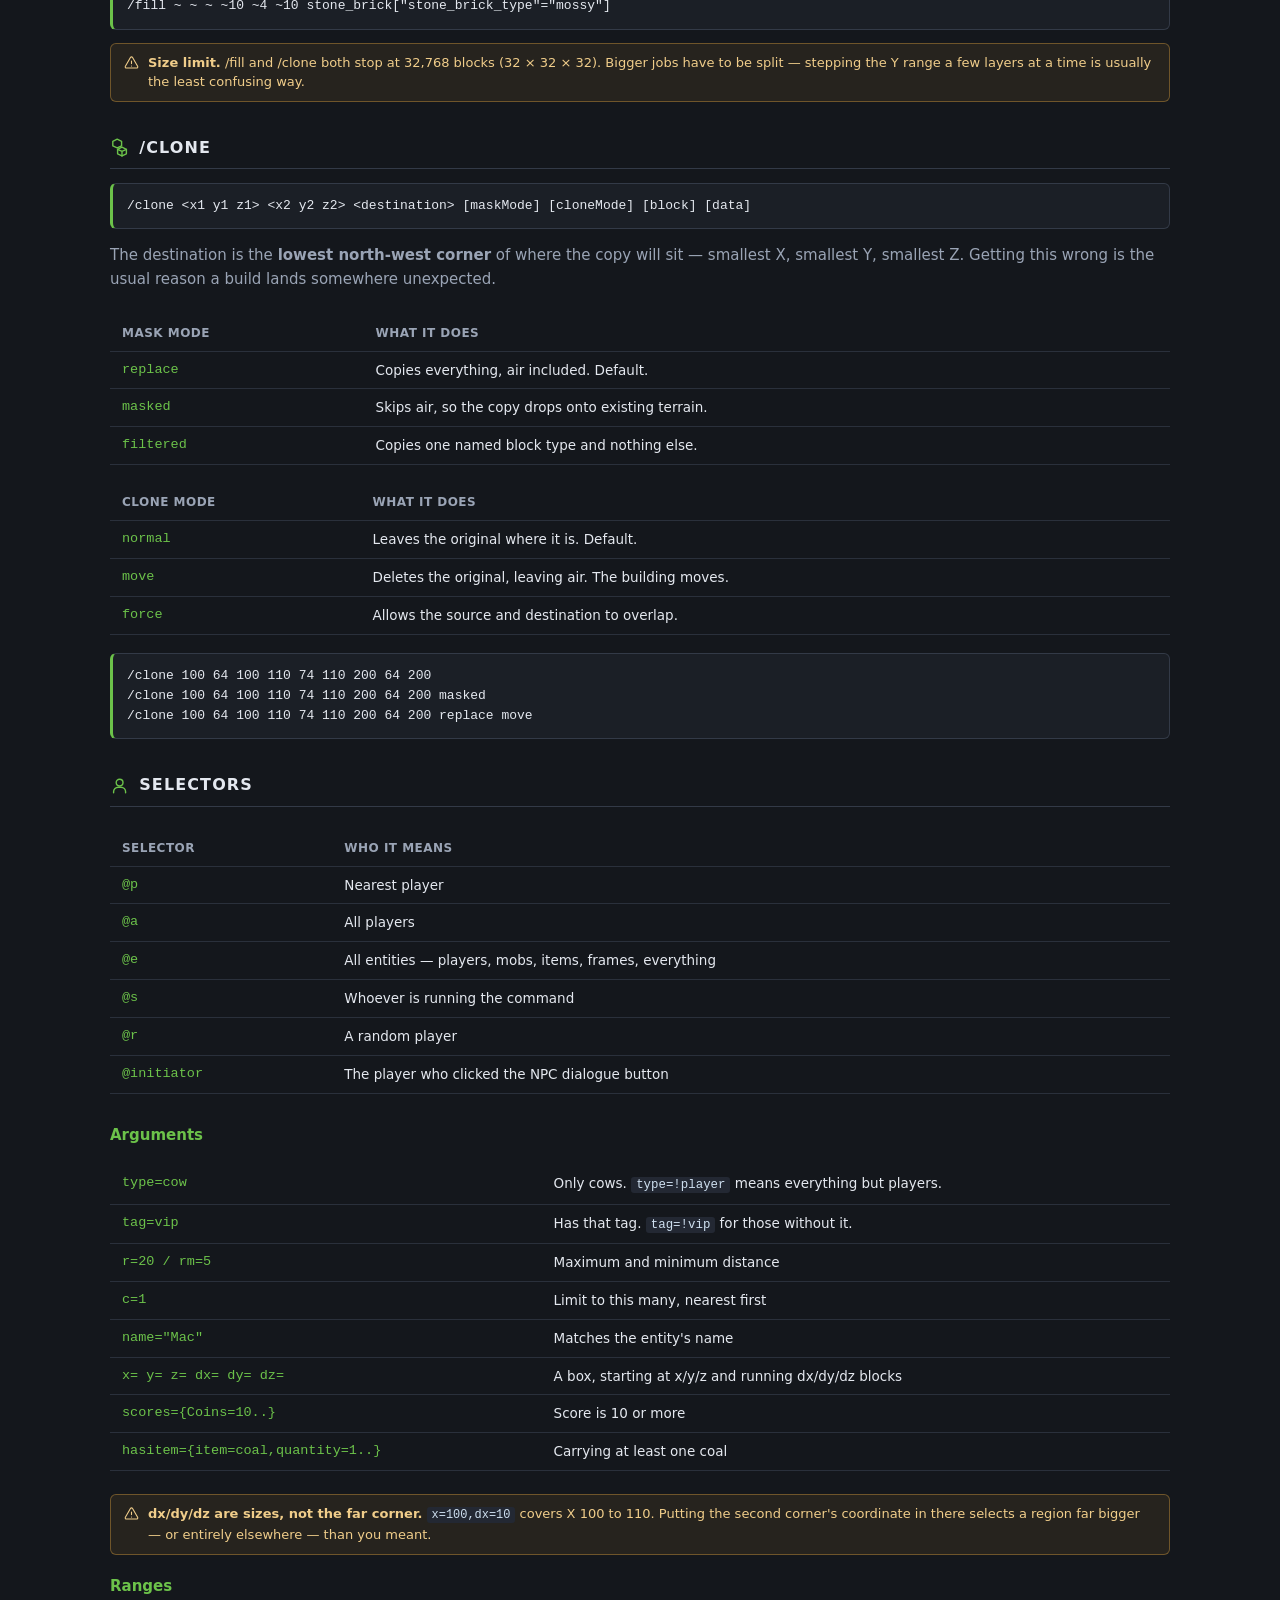
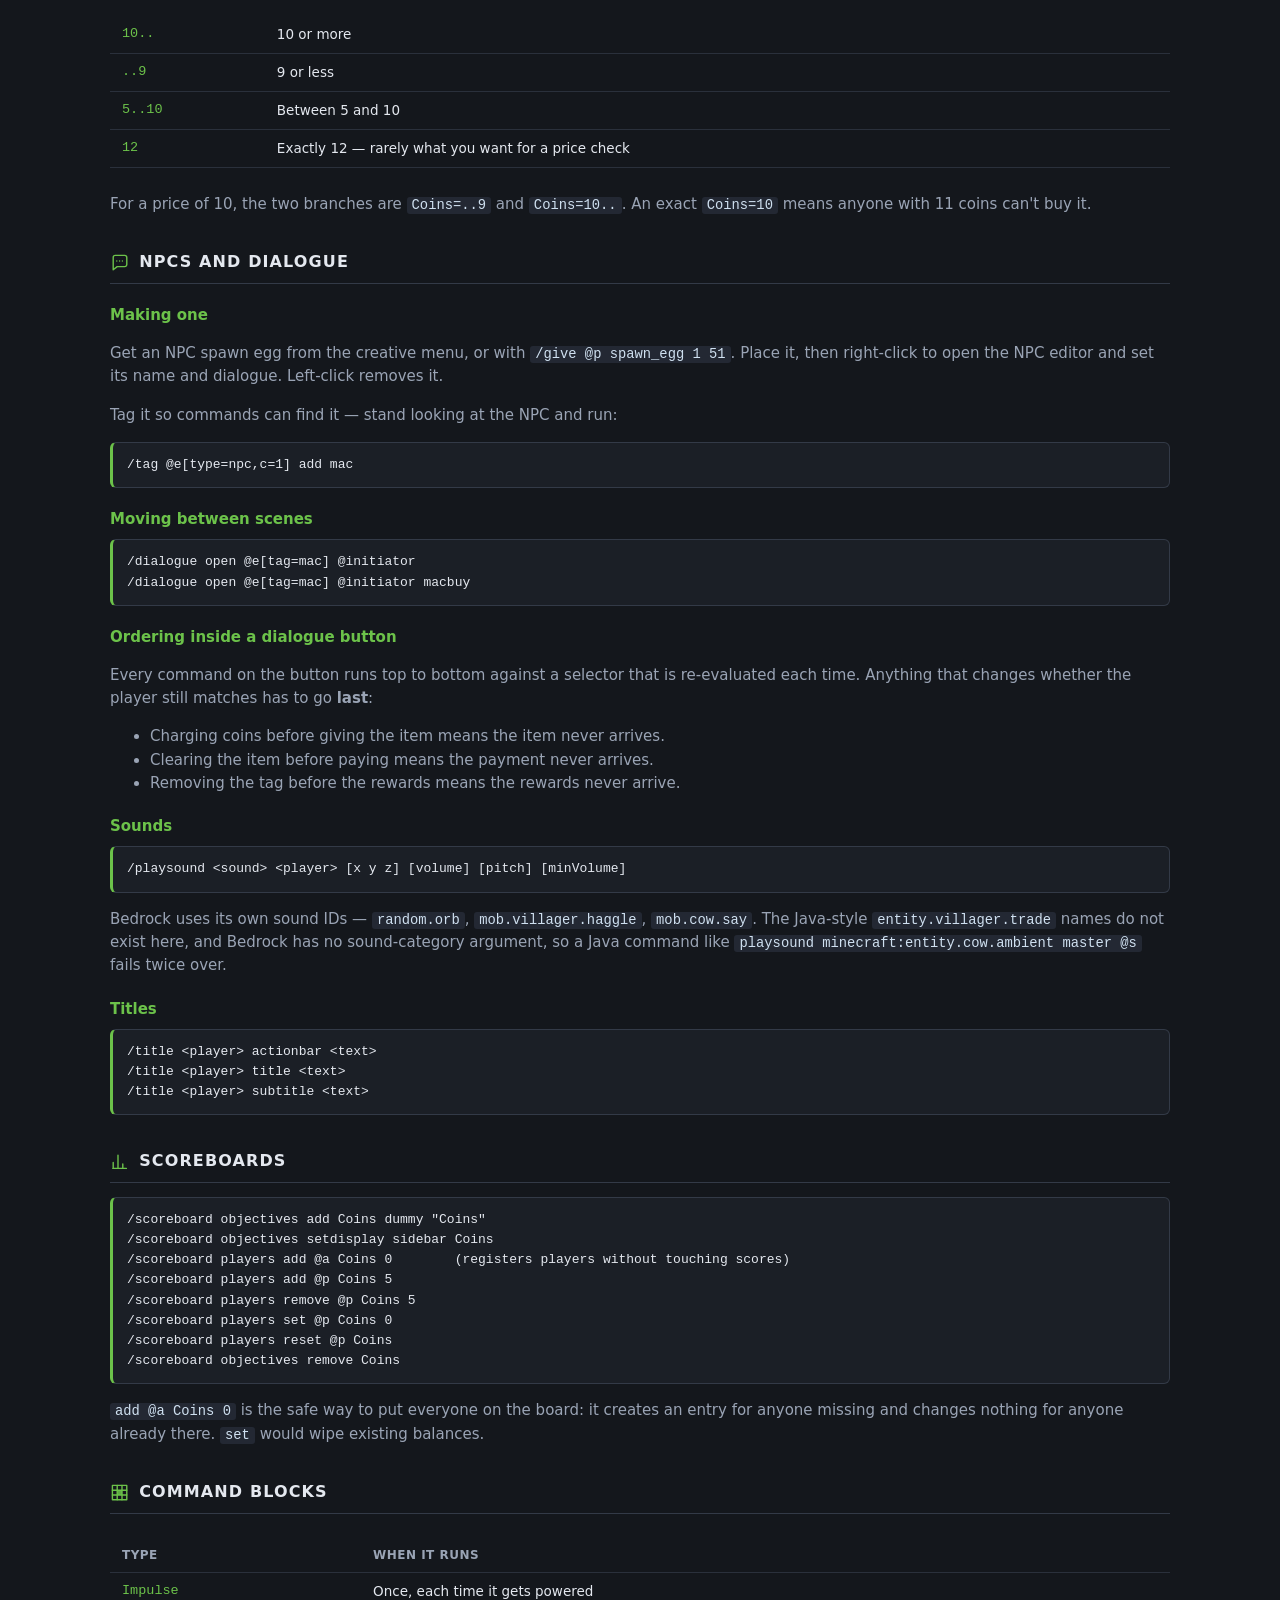
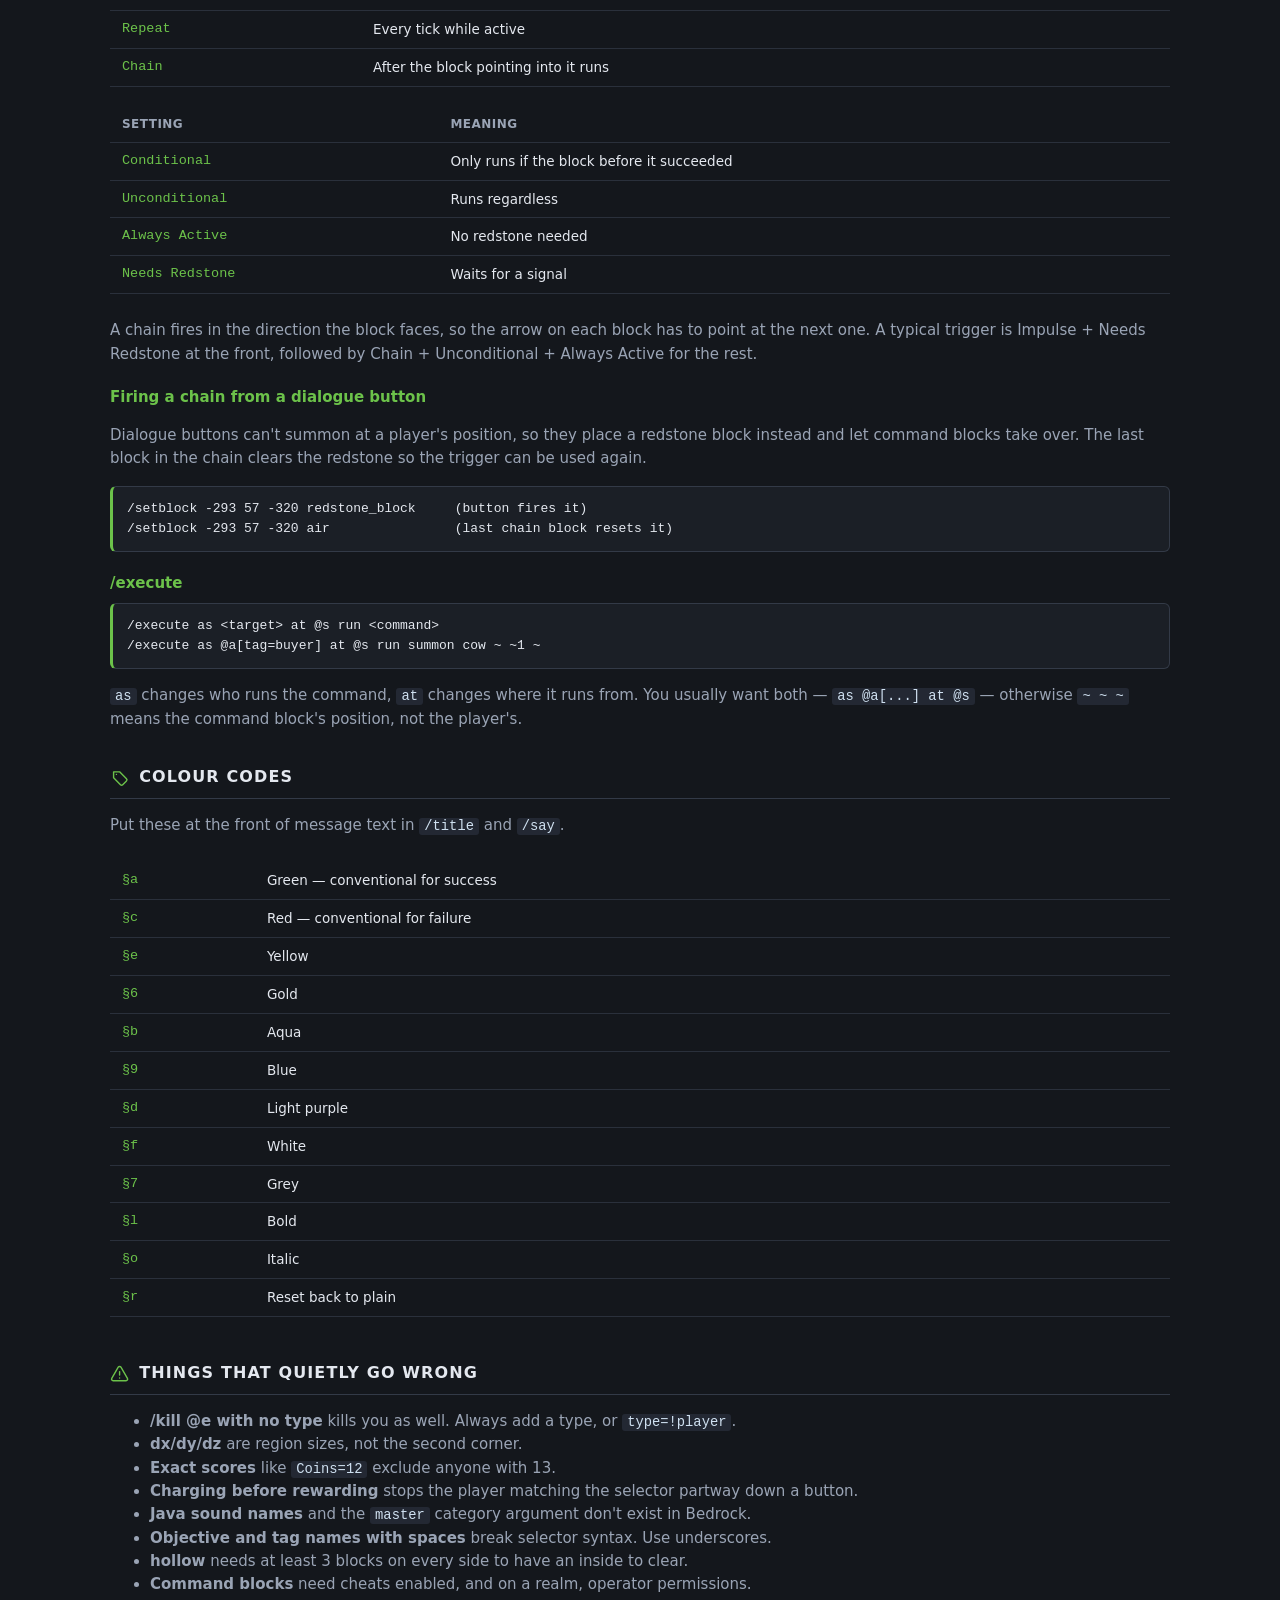
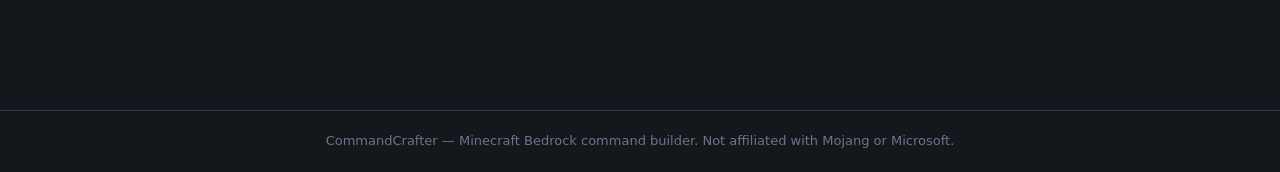
<file: reference.html>
<!DOCTYPE html>
<html lang="en">
<head>
<meta charset="utf-8">
<meta name="viewport" content="width=device-width, initial-scale=1">
<title>Reference — CommandCrafter</title>
<link rel="icon" href="assets/favicon.svg" type="image/svg+xml">
<link rel="stylesheet" href="assets/css/style.css">
</head>
<body>

<header class="site-header">
  <div class="inner">
    <a class="brand" href="index.html"><span data-icon="cube"></span>Command<span>Crafter</span></a>
    <nav class="site-nav">
      <a href="index.html"><span data-icon="home"></span>Home</a>
      <a href="build.html"><span data-icon="cube"></span>Build</a>
      <a href="npc.html"><span data-icon="npc"></span>NPCs</a>
      <a href="scoreboard.html"><span data-icon="chart"></span>Scoreboards</a>
      <a href="notes.html"><span data-icon="note"></span>Notes</a>
      <a href="reference.html"><span data-icon="book"></span>Reference</a>
    </nav>
    <span class="edition-badge">Bedrock Edition</span>
  </div>
</header>

<main>
  <h1 class="page-title">Reference</h1>
  <p class="page-intro">
    Bedrock syntax only. Java Edition commands differ in ways that look small and
    fail silently, so anything copied from a Java tutorial usually needs rewriting.
  </p>

  <!-- ---------------- coordinates ---------------- -->
  <section class="ref-section">
    <h2><span data-icon="cube"></span>Coordinates</h2>

    <div class="table-scroll">
      <table class="ref">
        <tr><th>Axis</th><th>Positive</th><th>Negative</th></tr>
        <tr><td>X</td><td>East</td><td>West</td></tr>
        <tr><td>Y</td><td>Up</td><td>Down</td></tr>
        <tr><td>Z</td><td>South</td><td>North</td></tr>
      </table>
    </div>

    <h3>Tilde: relative to you</h3>
    <p>A tilde means "measured from where I am standing".</p>
    <div class="table-scroll">
      <table class="ref">
        <tr><td>~</td><td>Your position on that axis</td></tr>
        <tr><td>~1</td><td>One block further along</td></tr>
        <tr><td>~-1</td><td>One block back — the block below you, on Y</td></tr>
        <tr><td>~ ~-1 ~</td><td>The block you are standing on</td></tr>
      </table>
    </div>

    <h3>Caret: relative to where you look</h3>
    <p>
      <code>^left ^up ^forward</code> — rotates with your view rather than the compass.
      <code>^ ^ ^3</code> is three blocks in front of your face whichever way you turn.
    </p>
  </section>

  <!-- ---------------- fill ---------------- -->
  <section class="ref-section">
    <h2><span data-icon="cube"></span>/fill</h2>

    <pre class="syntax">/fill &lt;x1 y1 z1&gt; &lt;x2 y2 z2&gt; &lt;block&gt; [data] [mode] [replaceBlock] [replaceData]</pre>

    <div class="table-scroll">
      <table class="ref">
        <tr><th>Mode</th><th>What it does</th></tr>
        <tr><td>replace</td><td>Solid fill. The default when no mode is given.</td></tr>
        <tr><td>outline</td><td>Walls, floor and ceiling only. Leaves the inside alone.</td></tr>
        <tr><td>hollow</td><td>Same shell as outline, but clears the inside to air.</td></tr>
        <tr><td>destroy</td><td>Breaks the old blocks properly so they drop as items.</td></tr>
        <tr><td>keep</td><td>Only fills air. Nothing already placed gets touched.</td></tr>
      </table>
    </div>

    <h3>Common shapes</h3>
    <pre class="syntax">/fill 607 62 1238 619 62 1247 grass_block
/fill ~ ~ ~ ~10 ~5 ~10 stone_bricks hollow
/fill ~-1 ~-1 ~ ~-1 ~-33 ~ stone_bricks     (a tall thin column)
/fill 978 71 927 961 70 938 air             (clear it out)</pre>

    <h3>Replacing one block type</h3>
    <p>
      The data value in front of <code>replace</code> is positional — the command
      will not parse without it. If the block only comes in one variety, that number
      is <code>0</code>.
    </p>
    <pre class="syntax">/fill &lt;x1 y1 z1&gt; &lt;x2 y2 z2&gt; stone 0 replace cobblestone 0
/fill 105 63 114 49 70 189 air 0 replace tall_grass</pre>
    <p>
      Newer versions accept block states instead, and they read better than
      remembering which number means "mossy":
    </p>
    <pre class="syntax">/fill ~ ~ ~ ~10 ~4 ~10 stone_brick["stone_brick_type"="mossy"]</pre>

    <p class="msg warn">
      <span data-icon="warn"></span>
      <span><strong>Size limit.</strong> /fill and /clone both stop at 32,768 blocks
      (32 × 32 × 32). Bigger jobs have to be split — stepping the Y range a few
      layers at a time is usually the least confusing way.</span>
    </p>
  </section>

  <!-- ---------------- clone ---------------- -->
  <section class="ref-section">
    <h2><span data-icon="clone"></span>/clone</h2>

    <pre class="syntax">/clone &lt;x1 y1 z1&gt; &lt;x2 y2 z2&gt; &lt;destination&gt; [maskMode] [cloneMode] [block] [data]</pre>

    <p>
      The destination is the <strong>lowest north-west corner</strong> of where the
      copy will sit — smallest X, smallest Y, smallest Z. Getting this wrong is the
      usual reason a build lands somewhere unexpected.
    </p>

    <div class="table-scroll">
      <table class="ref">
        <tr><th>Mask mode</th><th>What it does</th></tr>
        <tr><td>replace</td><td>Copies everything, air included. Default.</td></tr>
        <tr><td>masked</td><td>Skips air, so the copy drops onto existing terrain.</td></tr>
        <tr><td>filtered</td><td>Copies one named block type and nothing else.</td></tr>
      </table>
    </div>

    <div class="table-scroll">
      <table class="ref">
        <tr><th>Clone mode</th><th>What it does</th></tr>
        <tr><td>normal</td><td>Leaves the original where it is. Default.</td></tr>
        <tr><td>move</td><td>Deletes the original, leaving air. The building moves.</td></tr>
        <tr><td>force</td><td>Allows the source and destination to overlap.</td></tr>
      </table>
    </div>

    <pre class="syntax">/clone 100 64 100 110 74 110 200 64 200
/clone 100 64 100 110 74 110 200 64 200 masked
/clone 100 64 100 110 74 110 200 64 200 replace move</pre>
  </section>

  <!-- ---------------- selectors ---------------- -->
  <section class="ref-section">
    <h2><span data-icon="npc"></span>Selectors</h2>

    <div class="table-scroll">
      <table class="ref">
        <tr><th>Selector</th><th>Who it means</th></tr>
        <tr><td>@p</td><td>Nearest player</td></tr>
        <tr><td>@a</td><td>All players</td></tr>
        <tr><td>@e</td><td>All entities — players, mobs, items, frames, everything</td></tr>
        <tr><td>@s</td><td>Whoever is running the command</td></tr>
        <tr><td>@r</td><td>A random player</td></tr>
        <tr><td>@initiator</td><td>The player who clicked the NPC dialogue button</td></tr>
      </table>
    </div>

    <h3>Arguments</h3>
    <div class="table-scroll">
      <table class="ref">
        <tr><td>type=cow</td><td>Only cows. <code>type=!player</code> means everything but players.</td></tr>
        <tr><td>tag=vip</td><td>Has that tag. <code>tag=!vip</code> for those without it.</td></tr>
        <tr><td>r=20 / rm=5</td><td>Maximum and minimum distance</td></tr>
        <tr><td>c=1</td><td>Limit to this many, nearest first</td></tr>
        <tr><td>name="Mac"</td><td>Matches the entity's name</td></tr>
        <tr><td>x= y= z= dx= dy= dz=</td><td>A box, starting at x/y/z and running dx/dy/dz blocks</td></tr>
        <tr><td>scores={Coins=10..}</td><td>Score is 10 or more</td></tr>
        <tr><td>hasitem={item=coal,quantity=1..}</td><td>Carrying at least one coal</td></tr>
      </table>
    </div>

    <p class="msg warn">
      <span data-icon="warn"></span>
      <span><strong>dx/dy/dz are sizes, not the far corner.</strong>
      <code>x=100,dx=10</code> covers X 100 to 110. Putting the second corner's
      coordinate in there selects a region far bigger — or entirely elsewhere —
      than you meant.</span>
    </p>

    <h3>Ranges</h3>
    <div class="table-scroll">
      <table class="ref">
        <tr><td>10..</td><td>10 or more</td></tr>
        <tr><td>..9</td><td>9 or less</td></tr>
        <tr><td>5..10</td><td>Between 5 and 10</td></tr>
        <tr><td>12</td><td>Exactly 12 — rarely what you want for a price check</td></tr>
      </table>
    </div>
    <p>
      For a price of 10, the two branches are <code>Coins=..9</code> and
      <code>Coins=10..</code>. An exact <code>Coins=10</code> means anyone with 11
      coins can't buy it.
    </p>
  </section>

  <!-- ---------------- NPC ---------------- -->
  <section class="ref-section">
    <h2><span data-icon="speech"></span>NPCs and dialogue</h2>

    <h3>Making one</h3>
    <p>
      Get an NPC spawn egg from the creative menu, or with
      <code>/give @p spawn_egg 1 51</code>. Place it, then right-click to open the
      NPC editor and set its name and dialogue. Left-click removes it.
    </p>
    <p>Tag it so commands can find it — stand looking at the NPC and run:</p>
    <pre class="syntax">/tag @e[type=npc,c=1] add mac</pre>

    <h3>Moving between scenes</h3>
    <pre class="syntax">/dialogue open @e[tag=mac] @initiator
/dialogue open @e[tag=mac] @initiator macbuy</pre>

    <h3>Ordering inside a dialogue button</h3>
    <p>
      Every command on the button runs top to bottom against a selector that is
      re-evaluated each time. Anything that changes whether the player still matches
      has to go <strong>last</strong>:
    </p>
    <ul>
      <li>Charging coins before giving the item means the item never arrives.</li>
      <li>Clearing the item before paying means the payment never arrives.</li>
      <li>Removing the tag before the rewards means the rewards never arrive.</li>
    </ul>

    <h3>Sounds</h3>
    <pre class="syntax">/playsound &lt;sound&gt; &lt;player&gt; [x y z] [volume] [pitch] [minVolume]</pre>
    <p>
      Bedrock uses its own sound IDs — <code>random.orb</code>,
      <code>mob.villager.haggle</code>, <code>mob.cow.say</code>. The Java-style
      <code>entity.villager.trade</code> names do not exist here, and Bedrock has no
      sound-category argument, so a Java command like
      <code>playsound minecraft:entity.cow.ambient master @s</code> fails twice over.
    </p>

    <h3>Titles</h3>
    <pre class="syntax">/title &lt;player&gt; actionbar &lt;text&gt;
/title &lt;player&gt; title &lt;text&gt;
/title &lt;player&gt; subtitle &lt;text&gt;</pre>
  </section>

  <!-- ---------------- scoreboard ---------------- -->
  <section class="ref-section">
    <h2><span data-icon="chart"></span>Scoreboards</h2>

    <pre class="syntax">/scoreboard objectives add Coins dummy "Coins"
/scoreboard objectives setdisplay sidebar Coins
/scoreboard players add @a Coins 0        (registers players without touching scores)
/scoreboard players add @p Coins 5
/scoreboard players remove @p Coins 5
/scoreboard players set @p Coins 0
/scoreboard players reset @p Coins
/scoreboard objectives remove Coins</pre>

    <p>
      <code>add @a Coins 0</code> is the safe way to put everyone on the board: it
      creates an entry for anyone missing and changes nothing for anyone already
      there. <code>set</code> would wipe existing balances.
    </p>
  </section>

  <!-- ---------------- command blocks ---------------- -->
  <section class="ref-section">
    <h2><span data-icon="block"></span>Command blocks</h2>

    <div class="table-scroll">
      <table class="ref">
        <tr><th>Type</th><th>When it runs</th></tr>
        <tr><td>Impulse</td><td>Once, each time it gets powered</td></tr>
        <tr><td>Repeat</td><td>Every tick while active</td></tr>
        <tr><td>Chain</td><td>After the block pointing into it runs</td></tr>
      </table>
    </div>

    <div class="table-scroll">
      <table class="ref">
        <tr><th>Setting</th><th>Meaning</th></tr>
        <tr><td>Conditional</td><td>Only runs if the block before it succeeded</td></tr>
        <tr><td>Unconditional</td><td>Runs regardless</td></tr>
        <tr><td>Always Active</td><td>No redstone needed</td></tr>
        <tr><td>Needs Redstone</td><td>Waits for a signal</td></tr>
      </table>
    </div>

    <p>
      A chain fires in the direction the block faces, so the arrow on each block has
      to point at the next one. A typical trigger is Impulse + Needs Redstone at the
      front, followed by Chain + Unconditional + Always Active for the rest.
    </p>

    <h3>Firing a chain from a dialogue button</h3>
    <p>
      Dialogue buttons can't summon at a player's position, so they place a redstone
      block instead and let command blocks take over. The last block in the chain
      clears the redstone so the trigger can be used again.
    </p>
    <pre class="syntax">/setblock -293 57 -320 redstone_block     (button fires it)
/setblock -293 57 -320 air                (last chain block resets it)</pre>

    <h3>/execute</h3>
    <pre class="syntax">/execute as &lt;target&gt; at @s run &lt;command&gt;
/execute as @a[tag=buyer] at @s run summon cow ~ ~1 ~</pre>
    <p>
      <code>as</code> changes who runs the command, <code>at</code> changes where it
      runs from. You usually want both — <code>as @a[...] at @s</code> — otherwise
      <code>~ ~ ~</code> means the command block's position, not the player's.
    </p>
  </section>

  <!-- ---------------- colours ---------------- -->
  <section class="ref-section">
    <h2><span data-icon="tag"></span>Colour codes</h2>
    <p>Put these at the front of message text in <code>/title</code> and <code>/say</code>.</p>
    <div class="table-scroll">
      <table class="ref">
        <tr><td>§a</td><td>Green — conventional for success</td></tr>
        <tr><td>§c</td><td>Red — conventional for failure</td></tr>
        <tr><td>§e</td><td>Yellow</td></tr>
        <tr><td>§6</td><td>Gold</td></tr>
        <tr><td>§b</td><td>Aqua</td></tr>
        <tr><td>§9</td><td>Blue</td></tr>
        <tr><td>§d</td><td>Light purple</td></tr>
        <tr><td>§f</td><td>White</td></tr>
        <tr><td>§7</td><td>Grey</td></tr>
        <tr><td>§l</td><td>Bold</td></tr>
        <tr><td>§o</td><td>Italic</td></tr>
        <tr><td>§r</td><td>Reset back to plain</td></tr>
      </table>
    </div>
  </section>

  <!-- ---------------- gotchas ---------------- -->
  <section class="ref-section">
    <h2><span data-icon="warn"></span>Things that quietly go wrong</h2>
    <ul>
      <li><strong>/kill @e with no type</strong> kills you as well. Always add a type, or <code>type=!player</code>.</li>
      <li><strong>dx/dy/dz</strong> are region sizes, not the second corner.</li>
      <li><strong>Exact scores</strong> like <code>Coins=12</code> exclude anyone with 13.</li>
      <li><strong>Charging before rewarding</strong> stops the player matching the selector partway down a button.</li>
      <li><strong>Java sound names</strong> and the <code>master</code> category argument don't exist in Bedrock.</li>
      <li><strong>Objective and tag names with spaces</strong> break selector syntax. Use underscores.</li>
      <li><strong>hollow</strong> needs at least 3 blocks on every side to have an inside to clear.</li>
      <li><strong>Command blocks</strong> need cheats enabled, and on a realm, operator permissions.</li>
    </ul>
  </section>
</main>

<footer class="site-footer">
  CommandCrafter — Minecraft Bedrock command builder.
  Not affiliated with Mojang or Microsoft.
</footer>

<script src="assets/js/icons.js"></script>
<script src="assets/js/data.js"></script>
<script src="assets/js/common.js"></script>
</body>
</html>
</file>
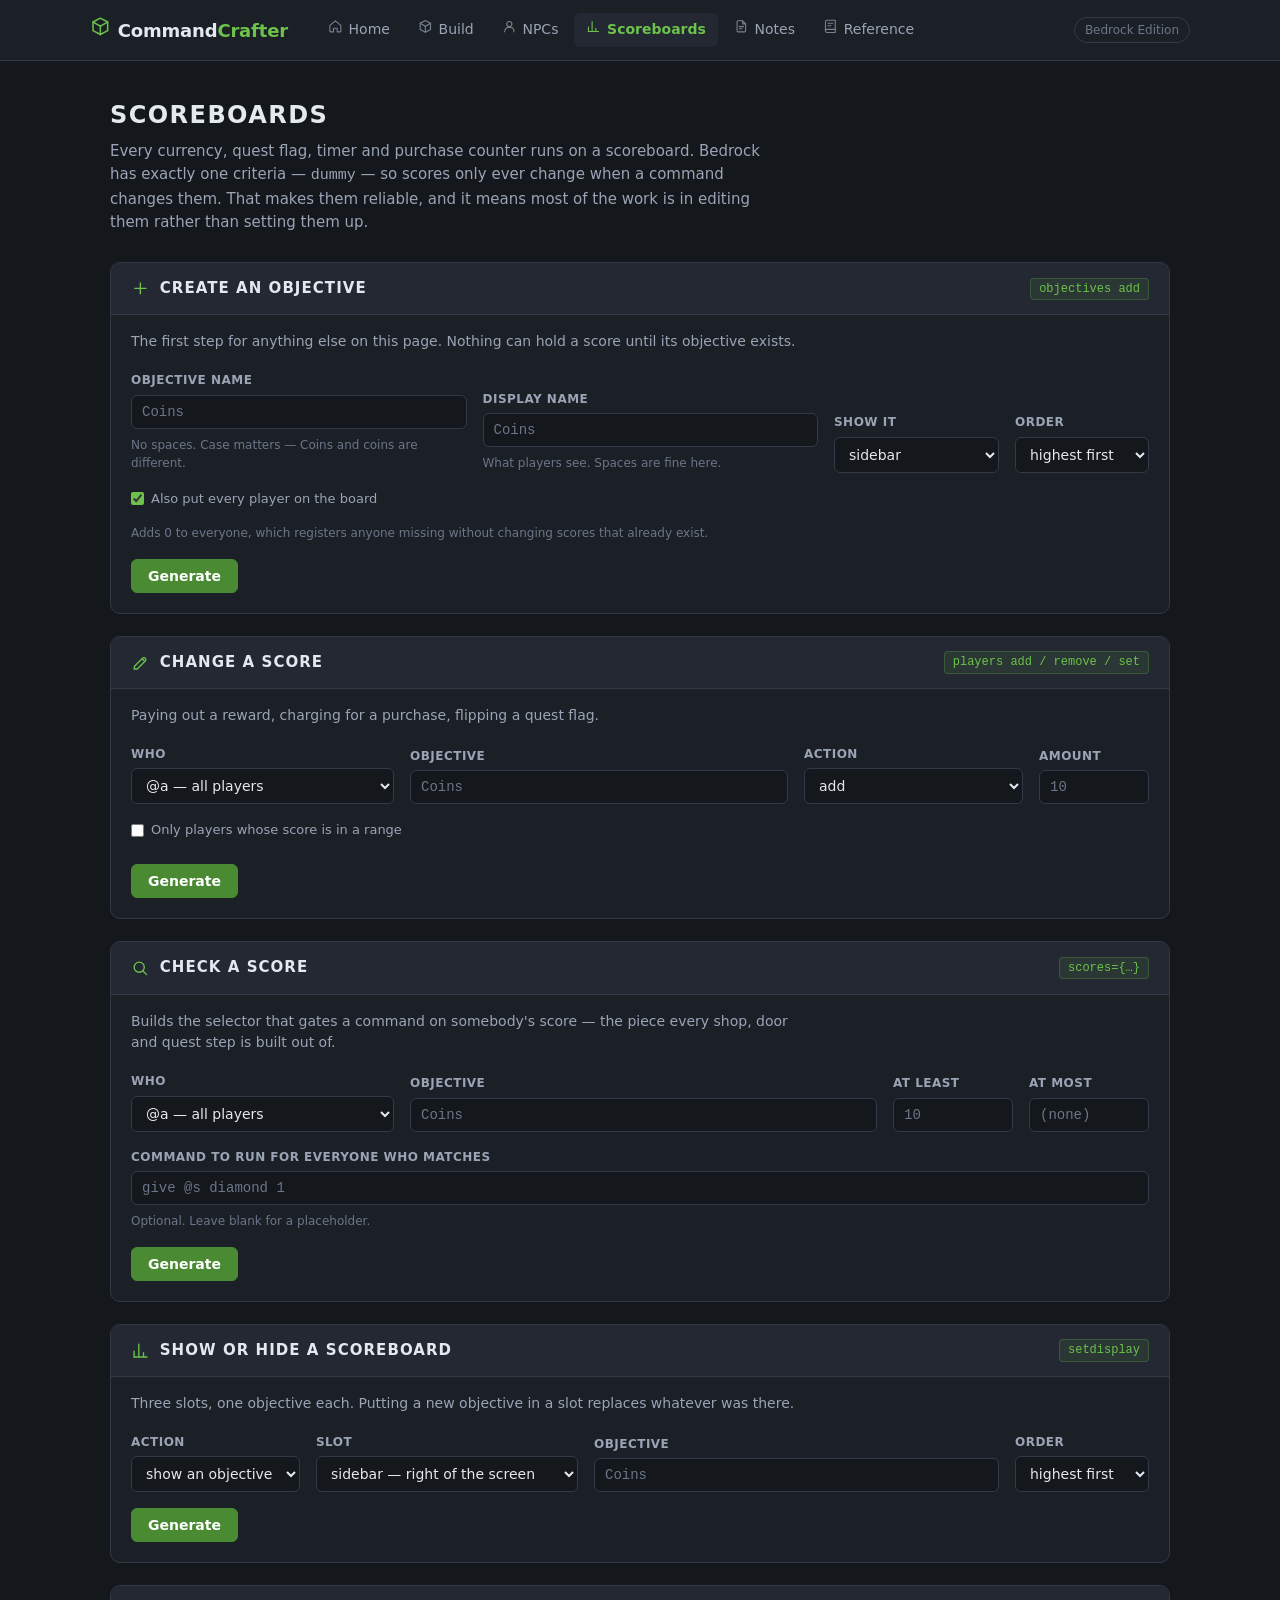
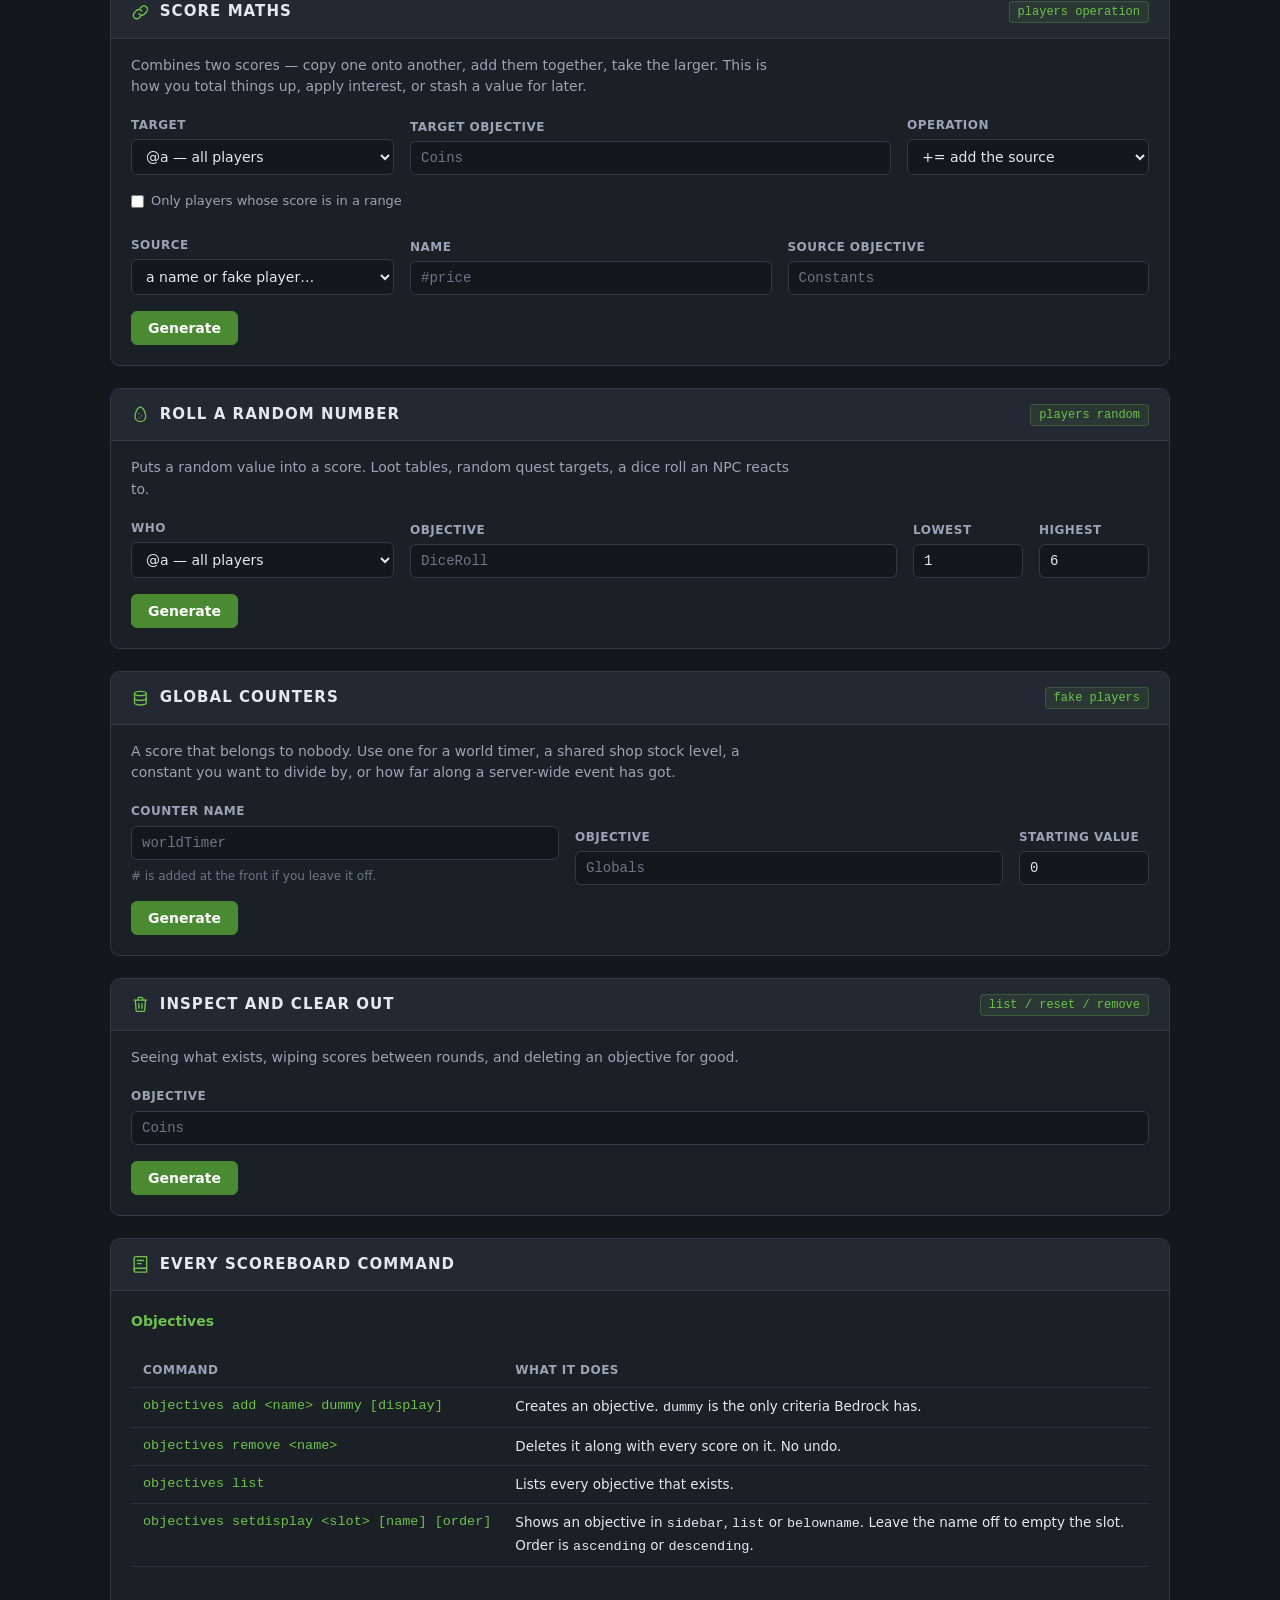
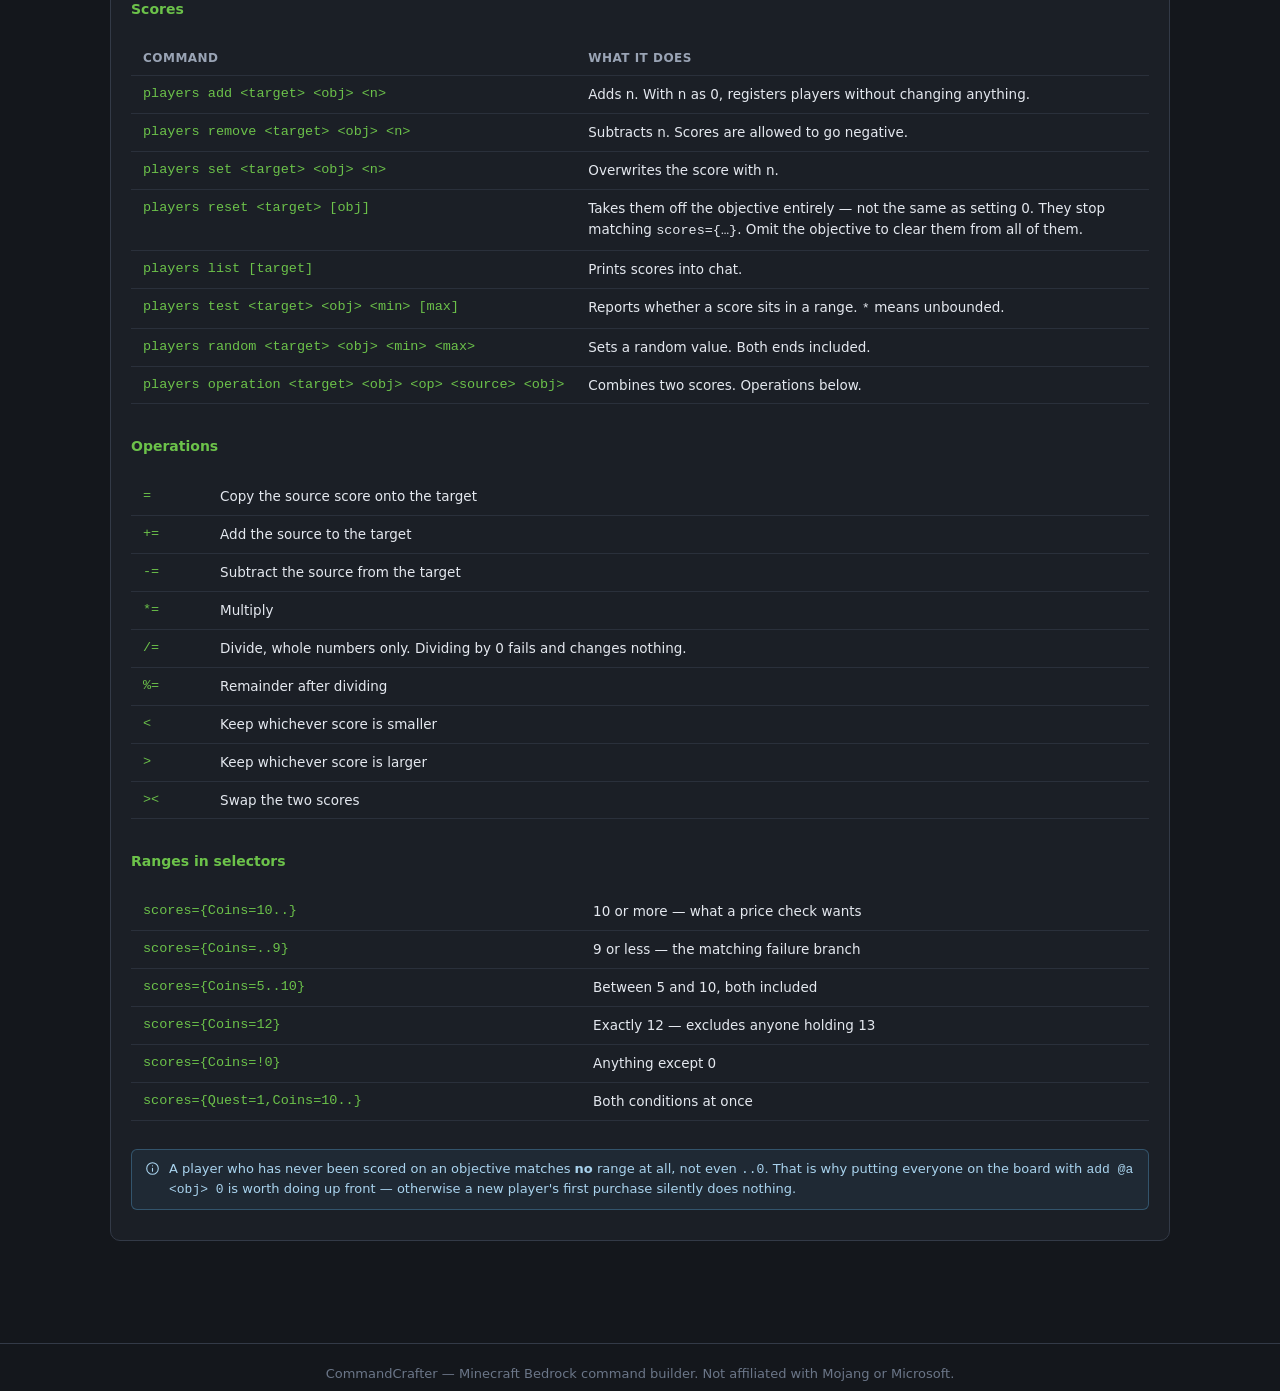
<file: scoreboard.html>
<!DOCTYPE html>
<html lang="en">
<head>
<meta charset="utf-8">
<meta name="viewport" content="width=device-width, initial-scale=1">
<title>Scoreboards — CommandCrafter</title>
<link rel="icon" href="assets/favicon.svg" type="image/svg+xml">
<link rel="stylesheet" href="assets/css/style.css">
</head>
<body>

<header class="site-header">
  <div class="inner">
    <a class="brand" href="index.html"><span data-icon="cube"></span>Command<span>Crafter</span></a>
    <nav class="site-nav">
      <a href="index.html"><span data-icon="home"></span>Home</a>
      <a href="build.html"><span data-icon="cube"></span>Build</a>
      <a href="npc.html"><span data-icon="npc"></span>NPCs</a>
      <a href="scoreboard.html"><span data-icon="chart"></span>Scoreboards</a>
      <a href="notes.html"><span data-icon="note"></span>Notes</a>
      <a href="reference.html"><span data-icon="book"></span>Reference</a>
    </nav>
    <span class="edition-badge">Bedrock Edition</span>
  </div>
</header>

<main>
  <h1 class="page-title">Scoreboards</h1>
  <p class="page-intro">
    Every currency, quest flag, timer and purchase counter runs on a scoreboard.
    Bedrock has exactly one criteria — <code>dummy</code> — so scores only ever
    change when a command changes them. That makes them reliable, and it means
    most of the work is in editing them rather than setting them up.
  </p>

  <!-- ======================= CREATE ======================= -->
  <section class="tool" id="tool-create">
    <h2><span data-icon="plus"></span>Create an objective <span class="cmd-name">objectives add</span></h2>
    <div class="tool-body">
      <p class="tool-desc">
        The first step for anything else on this page. Nothing can hold a score
        until its objective exists.
      </p>

      <div class="field-row">
        <div class="field grow">
          <label for="cr-name">Objective name</label>
          <input type="text" id="cr-name" placeholder="Coins" autocomplete="off">
          <span class="hint">No spaces. Case matters — Coins and coins are different.</span>
        </div>
        <div class="field grow">
          <label for="cr-display">Display name</label>
          <input type="text" id="cr-display" placeholder="Coins">
          <span class="hint">What players see. Spaces are fine here.</span>
        </div>
        <div class="field">
          <label for="cr-slot">Show it</label>
          <select id="cr-slot">
            <option value="sidebar">sidebar</option>
            <option value="list">list (pause menu)</option>
            <option value="belowname">belowname</option>
            <option value="none">don't display</option>
          </select>
        </div>
        <div class="field">
          <label for="cr-sort">Order</label>
          <select id="cr-sort">
            <option value="descending">highest first</option>
            <option value="ascending">lowest first</option>
            <option value="">leave default</option>
          </select>
        </div>
      </div>

      <div class="field-row">
        <div class="field wide">
          <label class="check" for="cr-register">
            <input type="checkbox" id="cr-register" checked>
            Also put every player on the board
          </label>
          <span class="hint">
            Adds 0 to everyone, which registers anyone missing without changing
            scores that already exist.
          </span>
        </div>
      </div>

      <div class="actions">
        <button type="button" class="primary" id="cr-generate">Generate</button>
      </div>
      <div class="output" id="cr-output"></div>
    </div>
  </section>

  <!-- ======================= CHANGE ======================= -->
  <section class="tool" id="tool-change">
    <h2><span data-icon="pencil"></span>Change a score <span class="cmd-name">players add / remove / set</span></h2>
    <div class="tool-body">
      <p class="tool-desc">
        Paying out a reward, charging for a purchase, flipping a quest flag.
      </p>

      <div class="field-row">
        <div class="field">
          <label for="ch-target">Who</label>
          <select id="ch-target">
            <option value="@a">@a — all players</option>
            <option value="@p">@p — nearest player</option>
            <option value="@s">@s — whoever runs it</option>
            <option value="@r">@r — a random player</option>
            <option value="@initiator">@initiator — NPC button clicker</option>
            <option value="@e">@e — all entities</option>
            <option value="custom">a name or fake player…</option>
          </select>
        </div>
        <div class="field grow" id="ch-custom-field" style="display:none">
          <label for="ch-custom">Name</label>
          <input type="text" id="ch-custom" placeholder="#globalTimer" autocomplete="off">
        </div>
        <div class="field grow">
          <label for="ch-obj">Objective</label>
          <input type="text" id="ch-obj" placeholder="Coins" autocomplete="off">
        </div>
        <div class="field">
          <label for="ch-action">Action</label>
          <select id="ch-action">
            <option value="add">add</option>
            <option value="remove">remove</option>
            <option value="set">set to</option>
            <option value="reset">reset (take off the board)</option>
          </select>
        </div>
        <div class="field" id="ch-amount-field">
          <label for="ch-amount">Amount</label>
          <input type="text" id="ch-amount" placeholder="10" style="width:110px">
        </div>
      </div>

      <div class="field-row" id="ch-filter-row">
        <div class="field wide">
          <label class="check" for="ch-filter-enable">
            <input type="checkbox" id="ch-filter-enable">
            Only players whose score is in a range
          </label>
        </div>
      </div>

      <div class="field-row" id="ch-filter-fields" style="display:none">
        <div class="field grow">
          <label for="ch-filter-obj">Filter on objective</label>
          <input type="text" id="ch-filter-obj" placeholder="Coins" autocomplete="off">
        </div>
        <div class="field">
          <label for="ch-filter-min">At least</label>
          <input type="text" id="ch-filter-min" placeholder="10" style="width:120px">
        </div>
        <div class="field">
          <label for="ch-filter-max">At most</label>
          <input type="text" id="ch-filter-max" placeholder="(none)" style="width:120px">
        </div>
      </div>

      <div class="actions">
        <button type="button" class="primary" id="ch-generate">Generate</button>
      </div>
      <div class="output" id="ch-output"></div>
    </div>
  </section>

  <!-- ======================= CHECK ======================= -->
  <section class="tool" id="tool-check">
    <h2><span data-icon="search"></span>Check a score <span class="cmd-name">scores={…}</span></h2>
    <div class="tool-body">
      <p class="tool-desc">
        Builds the selector that gates a command on somebody's score — the piece
        every shop, door and quest step is built out of.
      </p>

      <div class="field-row">
        <div class="field">
          <label for="ck-target">Who</label>
          <select id="ck-target">
            <option value="@a">@a — all players</option>
            <option value="@p">@p — nearest player</option>
            <option value="@s">@s — whoever runs it</option>
            <option value="@initiator">@initiator — NPC button clicker</option>
          </select>
        </div>
        <div class="field grow">
          <label for="ck-obj">Objective</label>
          <input type="text" id="ck-obj" placeholder="Coins" autocomplete="off">
        </div>
        <div class="field">
          <label for="ck-min">At least</label>
          <input type="text" id="ck-min" placeholder="10" style="width:120px">
        </div>
        <div class="field">
          <label for="ck-max">At most</label>
          <input type="text" id="ck-max" placeholder="(none)" style="width:120px">
        </div>
      </div>

      <div class="field-row">
        <div class="field wide">
          <label for="ck-command">Command to run for everyone who matches</label>
          <input type="text" id="ck-command" placeholder="give @s diamond 1" autocomplete="off">
          <span class="hint">Optional. Leave blank for a placeholder.</span>
        </div>
      </div>

      <div class="actions">
        <button type="button" class="primary" id="ck-generate">Generate</button>
      </div>
      <div class="output" id="ck-output"></div>
    </div>
  </section>

  <!-- ======================= DISPLAY ======================= -->
  <section class="tool" id="tool-display">
    <h2><span data-icon="chart"></span>Show or hide a scoreboard <span class="cmd-name">setdisplay</span></h2>
    <div class="tool-body">
      <p class="tool-desc">
        Three slots, one objective each. Putting a new objective in a slot
        replaces whatever was there.
      </p>

      <div class="field-row">
        <div class="field">
          <label for="dp-action">Action</label>
          <select id="dp-action">
            <option value="show">show an objective</option>
            <option value="clear">clear the slot</option>
          </select>
        </div>
        <div class="field">
          <label for="dp-slot">Slot</label>
          <select id="dp-slot">
            <option value="sidebar">sidebar — right of the screen</option>
            <option value="list">list — the pause menu</option>
            <option value="belowname">belowname — under nametags</option>
          </select>
        </div>
        <div class="field grow" id="dp-obj-field">
          <label for="dp-obj">Objective</label>
          <input type="text" id="dp-obj" placeholder="Coins" autocomplete="off">
        </div>
        <div class="field" id="dp-sort-field">
          <label for="dp-sort">Order</label>
          <select id="dp-sort">
            <option value="descending">highest first</option>
            <option value="ascending">lowest first</option>
            <option value="">leave default</option>
          </select>
        </div>
      </div>

      <div class="actions">
        <button type="button" class="primary" id="dp-generate">Generate</button>
      </div>
      <div class="output" id="dp-output"></div>
    </div>
  </section>

  <!-- ======================= OPERATION ======================= -->
  <section class="tool" id="tool-operation">
    <h2><span data-icon="link"></span>Score maths <span class="cmd-name">players operation</span></h2>
    <div class="tool-body">
      <p class="tool-desc">
        Combines two scores — copy one onto another, add them together, take the
        larger. This is how you total things up, apply interest, or stash a value
        for later.
      </p>

      <div class="field-row">
        <div class="field">
          <label for="op-target">Target</label>
          <select id="op-target">
            <option value="@a">@a — all players</option>
            <option value="@p">@p — nearest player</option>
            <option value="@s">@s — whoever runs it</option>
            <option value="@initiator">@initiator — NPC button clicker</option>
            <option value="custom">a name or fake player…</option>
          </select>
        </div>
        <div class="field grow" id="op-custom-field" style="display:none">
          <label for="op-custom">Name</label>
          <input type="text" id="op-custom" placeholder="#bank" autocomplete="off">
        </div>
        <div class="field grow">
          <label for="op-target-obj">Target objective</label>
          <input type="text" id="op-target-obj" placeholder="Coins" autocomplete="off">
        </div>
        <div class="field">
          <label for="op-operation">Operation</label>
          <select id="op-operation">
            <option value="+=">+= add the source</option>
            <option value="-=">-= subtract the source</option>
            <option value="*=">*= multiply by the source</option>
            <option value="/=">/= divide by the source</option>
            <option value="%=">%= remainder after dividing</option>
            <option value="=">= copy the source over</option>
            <option value="&lt;">&lt; keep whichever is smaller</option>
            <option value="&gt;">&gt; keep whichever is larger</option>
            <option value="&gt;&lt;">&gt;&lt; swap the two scores</option>
          </select>
        </div>
      </div>

      <div class="field-row" id="op-filter-row">
        <div class="field wide">
          <label class="check" for="op-filter-enable">
            <input type="checkbox" id="op-filter-enable">
            Only players whose score is in a range
          </label>
        </div>
      </div>

      <div class="field-row" id="op-filter-fields" style="display:none">
        <div class="field grow">
          <label for="op-filter-obj">Filter on objective</label>
          <input type="text" id="op-filter-obj" placeholder="Coins" autocomplete="off">
        </div>
        <div class="field">
          <label for="op-filter-min">At least</label>
          <input type="text" id="op-filter-min" placeholder="1" style="width:120px">
        </div>
        <div class="field">
          <label for="op-filter-max">At most</label>
          <input type="text" id="op-filter-max" placeholder="(none)" style="width:120px">
        </div>
      </div>

      <div class="field-row">
        <div class="field">
          <label for="op-src-target">Source</label>
          <select id="op-src-target">
            <option value="custom">a name or fake player…</option>
            <option value="@s">@s — whoever runs it</option>
            <option value="@p">@p — nearest player</option>
            <option value="@initiator">@initiator — NPC button clicker</option>
          </select>
        </div>
        <div class="field grow" id="op-src-custom-field">
          <label for="op-src-custom">Name</label>
          <input type="text" id="op-src-custom" placeholder="#price" autocomplete="off">
        </div>
        <div class="field grow">
          <label for="op-source-obj">Source objective</label>
          <input type="text" id="op-source-obj" placeholder="Constants" autocomplete="off">
        </div>
      </div>

      <div class="actions">
        <button type="button" class="primary" id="op-generate">Generate</button>
      </div>
      <div class="output" id="op-output"></div>
    </div>
  </section>

  <!-- ======================= RANDOM ======================= -->
  <section class="tool" id="tool-random">
    <h2><span data-icon="egg"></span>Roll a random number <span class="cmd-name">players random</span></h2>
    <div class="tool-body">
      <p class="tool-desc">
        Puts a random value into a score. Loot tables, random quest targets,
        a dice roll an NPC reacts to.
      </p>

      <div class="field-row">
        <div class="field">
          <label for="rn-target">Who</label>
          <select id="rn-target">
            <option value="@a">@a — all players</option>
            <option value="@p">@p — nearest player</option>
            <option value="@s">@s — whoever runs it</option>
            <option value="@initiator">@initiator — NPC button clicker</option>
            <option value="custom">a name or fake player…</option>
          </select>
        </div>
        <div class="field grow" id="rn-custom-field" style="display:none">
          <label for="rn-custom">Name</label>
          <input type="text" id="rn-custom" placeholder="#roll" autocomplete="off">
        </div>
        <div class="field grow">
          <label for="rn-obj">Objective</label>
          <input type="text" id="rn-obj" placeholder="DiceRoll" autocomplete="off">
        </div>
        <div class="field">
          <label for="rn-min">Lowest</label>
          <input type="text" id="rn-min" value="1" style="width:110px">
        </div>
        <div class="field">
          <label for="rn-max">Highest</label>
          <input type="text" id="rn-max" value="6" style="width:110px">
        </div>
      </div>

      <div class="actions">
        <button type="button" class="primary" id="rn-generate">Generate</button>
      </div>
      <div class="output" id="rn-output"></div>
    </div>
  </section>

  <!-- ======================= GLOBAL ======================= -->
  <section class="tool" id="tool-global">
    <h2><span data-icon="coins"></span>Global counters <span class="cmd-name">fake players</span></h2>
    <div class="tool-body">
      <p class="tool-desc">
        A score that belongs to nobody. Use one for a world timer, a shared shop
        stock level, a constant you want to divide by, or how far along a
        server-wide event has got.
      </p>

      <div class="field-row">
        <div class="field grow">
          <label for="gl-name">Counter name</label>
          <input type="text" id="gl-name" placeholder="worldTimer" autocomplete="off">
          <span class="hint"># is added at the front if you leave it off.</span>
        </div>
        <div class="field grow">
          <label for="gl-obj">Objective</label>
          <input type="text" id="gl-obj" placeholder="Globals" autocomplete="off">
        </div>
        <div class="field">
          <label for="gl-value">Starting value</label>
          <input type="text" id="gl-value" value="0" style="width:130px">
        </div>
      </div>

      <div class="actions">
        <button type="button" class="primary" id="gl-generate">Generate</button>
      </div>
      <div class="output" id="gl-output"></div>
    </div>
  </section>

  <!-- ======================= MANAGE ======================= -->
  <section class="tool" id="tool-manage">
    <h2><span data-icon="trash"></span>Inspect and clear out <span class="cmd-name">list / reset / remove</span></h2>
    <div class="tool-body">
      <p class="tool-desc">
        Seeing what exists, wiping scores between rounds, and deleting an
        objective for good.
      </p>

      <div class="field-row">
        <div class="field grow">
          <label for="mg-obj">Objective</label>
          <input type="text" id="mg-obj" placeholder="Coins" autocomplete="off">
        </div>
      </div>

      <div class="actions">
        <button type="button" class="primary" id="mg-generate">Generate</button>
      </div>
      <div class="output" id="mg-output"></div>
    </div>
  </section>

  <!-- ======================= REFERENCE ======================= -->
  <section class="tool">
    <h2><span data-icon="book"></span>Every scoreboard command</h2>
    <div class="tool-body">

      <h3 style="font-size:14px;margin:0 0 10px;color:var(--green)">Objectives</h3>
      <div class="table-scroll">
        <table class="ref">
          <tr><th>Command</th><th>What it does</th></tr>
          <tr>
            <td>objectives add &lt;name&gt; dummy [display]</td>
            <td>Creates an objective. <code>dummy</code> is the only criteria Bedrock has.</td>
          </tr>
          <tr>
            <td>objectives remove &lt;name&gt;</td>
            <td>Deletes it along with every score on it. No undo.</td>
          </tr>
          <tr>
            <td>objectives list</td>
            <td>Lists every objective that exists.</td>
          </tr>
          <tr>
            <td>objectives setdisplay &lt;slot&gt; [name] [order]</td>
            <td>
              Shows an objective in <code>sidebar</code>, <code>list</code> or
              <code>belowname</code>. Leave the name off to empty the slot.
              Order is <code>ascending</code> or <code>descending</code>.
            </td>
          </tr>
        </table>
      </div>

      <h3 style="font-size:14px;margin:22px 0 10px;color:var(--green)">Scores</h3>
      <div class="table-scroll">
        <table class="ref">
          <tr><th>Command</th><th>What it does</th></tr>
          <tr>
            <td>players add &lt;target&gt; &lt;obj&gt; &lt;n&gt;</td>
            <td>Adds n. With n as 0, registers players without changing anything.</td>
          </tr>
          <tr>
            <td>players remove &lt;target&gt; &lt;obj&gt; &lt;n&gt;</td>
            <td>Subtracts n. Scores are allowed to go negative.</td>
          </tr>
          <tr>
            <td>players set &lt;target&gt; &lt;obj&gt; &lt;n&gt;</td>
            <td>Overwrites the score with n.</td>
          </tr>
          <tr>
            <td>players reset &lt;target&gt; [obj]</td>
            <td>
              Takes them off the objective entirely — not the same as setting 0.
              They stop matching <code>scores={…}</code>. Omit the objective to
              clear them from all of them.
            </td>
          </tr>
          <tr>
            <td>players list [target]</td>
            <td>Prints scores into chat.</td>
          </tr>
          <tr>
            <td>players test &lt;target&gt; &lt;obj&gt; &lt;min&gt; [max]</td>
            <td>Reports whether a score sits in a range. <code>*</code> means unbounded.</td>
          </tr>
          <tr>
            <td>players random &lt;target&gt; &lt;obj&gt; &lt;min&gt; &lt;max&gt;</td>
            <td>Sets a random value. Both ends included.</td>
          </tr>
          <tr>
            <td>players operation &lt;target&gt; &lt;obj&gt; &lt;op&gt; &lt;source&gt; &lt;obj&gt;</td>
            <td>Combines two scores. Operations below.</td>
          </tr>
        </table>
      </div>

      <h3 style="font-size:14px;margin:22px 0 10px;color:var(--green)">Operations</h3>
      <div class="table-scroll">
        <table class="ref">
          <tr><td>=</td><td>Copy the source score onto the target</td></tr>
          <tr><td>+=</td><td>Add the source to the target</td></tr>
          <tr><td>-=</td><td>Subtract the source from the target</td></tr>
          <tr><td>*=</td><td>Multiply</td></tr>
          <tr><td>/=</td><td>Divide, whole numbers only. Dividing by 0 fails and changes nothing.</td></tr>
          <tr><td>%=</td><td>Remainder after dividing</td></tr>
          <tr><td>&lt;</td><td>Keep whichever score is smaller</td></tr>
          <tr><td>&gt;</td><td>Keep whichever score is larger</td></tr>
          <tr><td>&gt;&lt;</td><td>Swap the two scores</td></tr>
        </table>
      </div>

      <h3 style="font-size:14px;margin:22px 0 10px;color:var(--green)">Ranges in selectors</h3>
      <div class="table-scroll">
        <table class="ref">
          <tr><td>scores={Coins=10..}</td><td>10 or more — what a price check wants</td></tr>
          <tr><td>scores={Coins=..9}</td><td>9 or less — the matching failure branch</td></tr>
          <tr><td>scores={Coins=5..10}</td><td>Between 5 and 10, both included</td></tr>
          <tr><td>scores={Coins=12}</td><td>Exactly 12 — excludes anyone holding 13</td></tr>
          <tr><td>scores={Coins=!0}</td><td>Anything except 0</td></tr>
          <tr><td>scores={Quest=1,Coins=10..}</td><td>Both conditions at once</td></tr>
        </table>
      </div>

      <p class="msg info" style="margin-top:18px">
        <span data-icon="info"></span>
        <span>A player who has never been scored on an objective matches
        <strong>no</strong> range at all, not even <code>..0</code>. That is why
        putting everyone on the board with <code>add @a &lt;obj&gt; 0</code> is
        worth doing up front — otherwise a new player's first purchase silently
        does nothing.</span>
      </p>
    </div>
  </section>
</main>

<footer class="site-footer">
  CommandCrafter — Minecraft Bedrock command builder.
  Not affiliated with Mojang or Microsoft.
</footer>

<script src="assets/js/icons.js"></script>
<script src="assets/js/data.js"></script>
<script src="assets/js/common.js"></script>
<script src="assets/js/scoreboard.js"></script>
</body>
</html>
</file>
<file: assets/css/style.css>
/* CommandCrafter — Minecraft Bedrock command generator */

:root {
  --bg:        #14171c;
  --bg-2:      #1b1f26;
  --bg-3:      #232833;
  --line:      #333a47;
  --line-soft: #2a303b;
  --text:      #e4e8ef;
  --text-dim:  #9aa4b5;
  --text-mute: #6b7688;
  --green:     #6cc24a;
  --green-dk:  #4a8a33;
  --gold:      #f5b642;
  --red:       #e05c56;
  --blue:      #58a6d8;
  --mono: ui-monospace, "Cascadia Mono", "SF Mono", Consolas, "Liberation Mono", monospace;
  --sans: system-ui, -apple-system, "Segoe UI", Roboto, sans-serif;
  --radius: 6px;
}

* { box-sizing: border-box; }

body {
  margin: 0;
  background: var(--bg);
  color: var(--text);
  font-family: var(--sans);
  font-size: 15px;
  line-height: 1.55;
}

/* ---------- header / nav ---------- */

.site-header {
  background: var(--bg-2);
  border-bottom: 1px solid var(--line);
  padding: 0 20px;
}

.site-header .inner {
  max-width: 1100px;
  margin: 0 auto;
  display: flex;
  align-items: center;
  gap: 28px;
  flex-wrap: wrap;
  min-height: 60px;
}

.brand {
  font-weight: 700;
  font-size: 18px;
  letter-spacing: -0.01em;
  color: var(--text);
  text-decoration: none;
  white-space: nowrap;
}
.brand span { color: var(--green); }

.site-nav { display: flex; gap: 4px; flex-wrap: wrap; }

.site-nav a {
  color: var(--text-dim);
  text-decoration: none;
  padding: 6px 12px;
  border-radius: var(--radius);
  font-size: 14px;
}
.site-nav a:hover { background: var(--bg-3); color: var(--text); }
.site-nav a.active { background: var(--bg-3); color: var(--green); font-weight: 600; }

.edition-badge {
  margin-left: auto;
  font-size: 12px;
  color: var(--text-mute);
  border: 1px solid var(--line);
  border-radius: 99px;
  padding: 3px 10px;
  white-space: nowrap;
}

/* ---------- layout ---------- */

main {
  max-width: 1100px;
  margin: 0 auto;
  padding: 28px 20px 80px;
}

.page-title {
  font-size: 24px;
  margin: 8px 0 6px;
  text-transform: uppercase;
  letter-spacing: 0.06em;
}
.page-intro { color: var(--text-dim); margin: 0 0 28px; max-width: 70ch; }

/* ---------- icons ---------- */

.icon {
  width: 1.05em;
  height: 1.05em;
  flex: 0 0 auto;
  vertical-align: -0.16em;
}

[data-icon] { display: inline-flex; flex: 0 0 auto; }

.site-nav a [data-icon] { margin-right: 6px; opacity: .75; }
.site-nav a:hover [data-icon], .site-nav a.active [data-icon] { opacity: 1; }

.brand [data-icon] { color: var(--green); margin-right: 7px; }
.brand .icon { width: 1.15em; height: 1.15em; }

/* ---------- tool cards ---------- */

.tool {
  background: var(--bg-2);
  border: 1px solid var(--line);
  border-radius: 10px;
  margin-bottom: 22px;
  overflow: hidden;
}

.tool > h2 {
  margin: 0;
  padding: 14px 20px;
  font-size: 15px;
  background: var(--bg-3);
  border-bottom: 1px solid var(--line);
  display: flex;
  align-items: center;
  gap: 10px;
  text-transform: uppercase;
  letter-spacing: 0.07em;
}
.tool > h2 [data-icon] { color: var(--green); }
.tool > h2 .icon { width: 1.25em; height: 1.25em; }

/* Command names stay lowercase — /FILL is not what you type. */
.tool > h2 .cmd-name {
  font-family: var(--mono);
  font-size: 12px;
  color: var(--green);
  background: rgba(108, 194, 74, 0.1);
  border: 1px solid rgba(108, 194, 74, 0.25);
  padding: 1px 8px;
  border-radius: 4px;
  font-weight: 400;
  text-transform: none;
  letter-spacing: 0;
  margin-left: auto;
}

.tool-body { padding: 20px; }

.tool-desc {
  margin: -4px 0 18px;
  color: var(--text-dim);
  font-size: 14px;
  max-width: 75ch;
}

/* ---------- forms ---------- */

.field-row {
  display: flex;
  flex-wrap: wrap;
  gap: 16px;
  margin-bottom: 16px;
  align-items: flex-end;
}

.field { display: flex; flex-direction: column; gap: 5px; min-width: 0; }
.field.grow { flex: 1 1 200px; }
.field.wide { flex: 1 1 100%; }

label, .field-label {
  font-size: 12px;
  font-weight: 600;
  color: var(--text-dim);
  text-transform: uppercase;
  letter-spacing: 0.04em;
}

input[type="text"], input[type="number"], select, textarea {
  background: var(--bg);
  border: 1px solid var(--line);
  color: var(--text);
  border-radius: var(--radius);
  padding: 8px 10px;
  font-size: 14px;
  font-family: var(--mono);
  width: 100%;
  min-width: 0;
}

input:focus, select:focus, textarea:focus {
  outline: none;
  border-color: var(--green);
  box-shadow: 0 0 0 2px rgba(108, 194, 74, 0.15);
}

input::placeholder { color: var(--text-mute); }

select { font-family: var(--sans); cursor: pointer; }

.hint { font-size: 12px; color: var(--text-mute); margin-top: 2px; }

/* coordinate groups */

.coord-group {
  border: 1px solid var(--line-soft);
  border-radius: var(--radius);
  padding: 12px 14px 14px;
  flex: 1 1 280px;
  background: var(--bg);
}

.coord-group > .field-label {
  display: flex;
  align-items: center;
  justify-content: space-between;
  gap: 10px;
  margin-bottom: 8px;
}

/* One field for the whole set — paste X, Y and Z straight from the game. */
.coord-input {
  font-size: 15px;
  letter-spacing: 0.02em;
  padding: 9px 11px;
}

.coord-readout {
  font-family: var(--mono);
  font-size: 12px;
  margin-top: 6px;
  min-height: 16px;
  color: var(--text-mute);
  white-space: pre-wrap;
}
.coord-readout.ok { color: var(--green); }
.coord-readout.bad { color: var(--gold); }
.coord-readout .aside { color: var(--text-mute); }

.rel-toggle {
  display: flex;
  align-items: center;
  gap: 5px;
  font-size: 11px;
  color: var(--text-mute);
  text-transform: none;
  letter-spacing: 0;
  font-weight: 500;
  cursor: pointer;
  user-select: none;
}
.rel-toggle input { width: auto; margin: 0; cursor: pointer; accent-color: var(--green); }

/* checkbox rows */

.check {
  display: flex;
  align-items: center;
  gap: 7px;
  font-size: 13px;
  color: var(--text-dim);
  text-transform: none;
  letter-spacing: 0;
  font-weight: 500;
  cursor: pointer;
  user-select: none;
  padding-bottom: 8px;
}
.check input { width: auto; margin: 0; accent-color: var(--green); cursor: pointer; }

/* ---------- buttons ---------- */

button {
  font-family: var(--sans);
  font-size: 14px;
  border-radius: var(--radius);
  border: 1px solid var(--line);
  background: var(--bg-3);
  color: var(--text);
  padding: 8px 16px;
  cursor: pointer;
  display: inline-flex;
  align-items: center;
  justify-content: center;
  gap: 7px;
}
button .icon-slot { display: inline-flex; }
button:hover { background: #2b3140; border-color: #3f4757; }

button.primary {
  background: var(--green-dk);
  border-color: var(--green-dk);
  color: #fff;
  font-weight: 600;
}
button.primary:hover { background: var(--green); border-color: var(--green); }

button.small { padding: 4px 10px; font-size: 12px; }

a.linkbtn {
  display: inline-flex;
  align-items: center;
  gap: 8px;
  font-size: 14px;
  font-weight: 600;
  padding: 8px 16px;
  border-radius: var(--radius);
  border: 1px solid var(--green-dk);
  background: var(--green-dk);
  color: #fff;
  text-decoration: none;
}
a.linkbtn:hover { background: var(--green); border-color: var(--green); }

.preset-row {
  display: flex;
  gap: 8px;
  flex-wrap: wrap;
  align-items: center;
  margin-bottom: 16px;
  padding-bottom: 16px;
  border-bottom: 1px dashed var(--line-soft);
}
.preset-row .preset-label {
  font-size: 12px;
  color: var(--text-mute);
  text-transform: uppercase;
  letter-spacing: 0.04em;
  font-weight: 600;
  margin-right: 2px;
}

.actions { display: flex; gap: 10px; align-items: center; flex-wrap: wrap; }

/* ---------- output ---------- */

.output { margin-top: 20px; }
.output:empty { display: none; }

.out-group { margin-bottom: 14px; }

.out-group-head {
  display: flex;
  align-items: center;
  justify-content: space-between;
  gap: 12px;
  margin-bottom: 6px;
}

.out-group-title {
  font-size: 12px;
  font-weight: 600;
  color: var(--text-dim);
  text-transform: uppercase;
  letter-spacing: 0.05em;
  display: flex;
  align-items: center;
  gap: 7px;
}
.out-group-title .icon { width: 14px; height: 14px; }
.out-group-title.ok   { color: var(--green); }
.out-group-title.fail { color: var(--red); }

.cmd-line {
  display: flex;
  align-items: stretch;
  gap: 0;
  background: var(--bg);
  border: 1px solid var(--line);
  border-radius: var(--radius);
  margin-bottom: 6px;
  overflow: hidden;
}

.cmd-line code {
  flex: 1;
  font-family: var(--mono);
  font-size: 13px;
  padding: 10px 12px;
  white-space: pre-wrap;
  word-break: break-word;
  color: #dfe6f0;
  min-width: 0;
}

.cmd-line button {
  border: none;
  border-left: 1px solid var(--line);
  border-radius: 0;
  background: var(--bg-3);
  color: var(--text-dim);
  font-size: 12px;
  padding: 0 14px;
  flex: 0 0 auto;
  gap: 6px;
}
.cmd-line button:hover { background: var(--green-dk); color: #fff; }
.cmd-line button.copied { background: var(--green); color: #10140f; font-weight: 600; }

.cmd-note {
  font-size: 12px;
  color: var(--text-mute);
  margin: -2px 0 8px 2px;
}

/* messages */

.msg {
  border-radius: var(--radius);
  padding: 9px 13px;
  font-size: 13px;
  margin-bottom: 10px;
  border: 1px solid;
  line-height: 1.5;
  display: flex;
  align-items: flex-start;
  gap: 9px;
}
.msg [data-icon] { margin-top: 2px; }
.msg .icon { width: 15px; height: 15px; }
.msg.info  { background: rgba(88,166,216,.08); border-color: rgba(88,166,216,.35); color: #a9d3ee; }
.msg.warn  { background: rgba(245,182,66,.08); border-color: rgba(245,182,66,.35); color: #f0cd8a; }
.msg.error { background: rgba(224,92,86,.08);  border-color: rgba(224,92,86,.35);  color: #f0a5a1; }

.stats {
  display: flex;
  gap: 20px;
  flex-wrap: wrap;
  font-size: 13px;
  color: var(--text-dim);
  margin-bottom: 12px;
}
.stats b { color: var(--text); font-family: var(--mono); font-weight: 600; }

/* ---------- notes ---------- */

.tool > h2 .cmd-name:empty { display: none; }

.notes-list { display: flex; flex-direction: column; gap: 14px; margin-top: 4px; }

.note {
  background: var(--bg);
  border: 1px solid var(--line);
  border-radius: var(--radius);
  padding: 14px 16px;
}

.note-head {
  display: flex;
  align-items: flex-start;
  justify-content: space-between;
  gap: 14px;
  flex-wrap: wrap;
}

.note-title {
  margin: 0;
  font-size: 15px;
  color: var(--text);
  word-break: break-word;
}

.note-actions { display: flex; gap: 6px; flex-wrap: wrap; }

.note-meta {
  font-size: 12px;
  color: var(--text-mute);
  margin-top: 3px;
}

.note-body {
  margin: 11px 0 0;
  padding: 11px 13px;
  background: var(--bg-2);
  border: 1px solid var(--line-soft);
  border-radius: var(--radius);
  font-family: var(--mono);
  font-size: 13px;
  line-height: 1.6;
  white-space: pre-wrap;
  word-break: break-word;
  overflow-x: auto;
  color: #dfe6f0;
}

.note-empty {
  border: 1px dashed var(--line);
  border-radius: var(--radius);
  padding: 26px 20px;
  text-align: center;
  color: var(--text-mute);
}
.note-empty-head { color: var(--text-dim); font-size: 14px; margin-bottom: 5px; }
.note-empty p { margin: 0 auto; font-size: 13px; max-width: 46ch; }

button.danger:hover {
  background: rgba(224, 92, 86, .15);
  border-color: rgba(224, 92, 86, .5);
  color: #f0a5a1;
}

/* ---------- home page ---------- */

.card-grid {
  display: grid;
  grid-template-columns: repeat(auto-fit, minmax(260px, 1fr));
  gap: 18px;
  margin: 30px 0;
}

.card {
  display: block;
  background: var(--bg-2);
  border: 1px solid var(--line);
  border-radius: 10px;
  padding: 22px;
  text-decoration: none;
  color: inherit;
}
.card:hover { border-color: var(--green); background: var(--bg-3); }
.card h3 {
  margin: 0 0 8px;
  font-size: 15px;
  color: var(--green);
  text-transform: uppercase;
  letter-spacing: 0.07em;
  display: flex;
  align-items: center;
  gap: 9px;
}
.card h3 .icon { width: 1.3em; height: 1.3em; }
.card p { margin: 0 0 12px; color: var(--text-dim); font-size: 14px; }
.card ul { margin: 0; padding-left: 18px; color: var(--text-mute); font-size: 13px; }
.card li { margin-bottom: 3px; }

/* ---------- reference page ---------- */

.ref-section { margin-bottom: 34px; }
.ref-section h2 {
  font-size: 16px;
  border-bottom: 1px solid var(--line);
  padding-bottom: 8px;
  margin-bottom: 14px;
  text-transform: uppercase;
  letter-spacing: 0.07em;
  display: flex;
  align-items: center;
  gap: 10px;
}
.ref-section h2 [data-icon] { color: var(--green); }
.ref-section h2 .icon { width: 1.2em; height: 1.2em; }
.ref-section h3 { font-size: 15px; margin: 20px 0 8px; color: var(--green); }

pre.syntax {
  background: var(--bg-2);
  border: 1px solid var(--line);
  border-left: 3px solid var(--green);
  border-radius: var(--radius);
  padding: 12px 14px;
  overflow-x: auto;
  font-family: var(--mono);
  font-size: 13px;
  margin: 8px 0;
}

table.ref {
  width: 100%;
  border-collapse: collapse;
  font-size: 13.5px;
  margin: 10px 0;
}
table.ref th, table.ref td {
  text-align: left;
  padding: 8px 12px;
  border-bottom: 1px solid var(--line-soft);
  vertical-align: top;
}
table.ref th { color: var(--text-dim); font-size: 12px; text-transform: uppercase; letter-spacing: .04em; }
table.ref td:first-child { font-family: var(--mono); color: var(--green); white-space: nowrap; }

.table-scroll { overflow-x: auto; }

.ref-section p, .ref-section li { color: var(--text-dim); }
.ref-section code {
  font-family: var(--mono);
  font-size: 0.92em;
  background: var(--bg-3);
  padding: 1px 5px;
  border-radius: 3px;
  color: #cfe0f0;
}

/* ---------- footer ---------- */

footer.site-footer {
  border-top: 1px solid var(--line);
  padding: 20px;
  text-align: center;
  color: var(--text-mute);
  font-size: 13px;
}
footer.site-footer a { color: var(--text-dim); }

/* ---------- small screens ---------- */

@media (max-width: 620px) {
  .field-row { gap: 12px; }
  .coord-group { flex: 1 1 100%; }
  .site-header .inner { min-height: 0; padding: 10px 0; }
  .edition-badge { margin-left: 0; }
}
</file>
